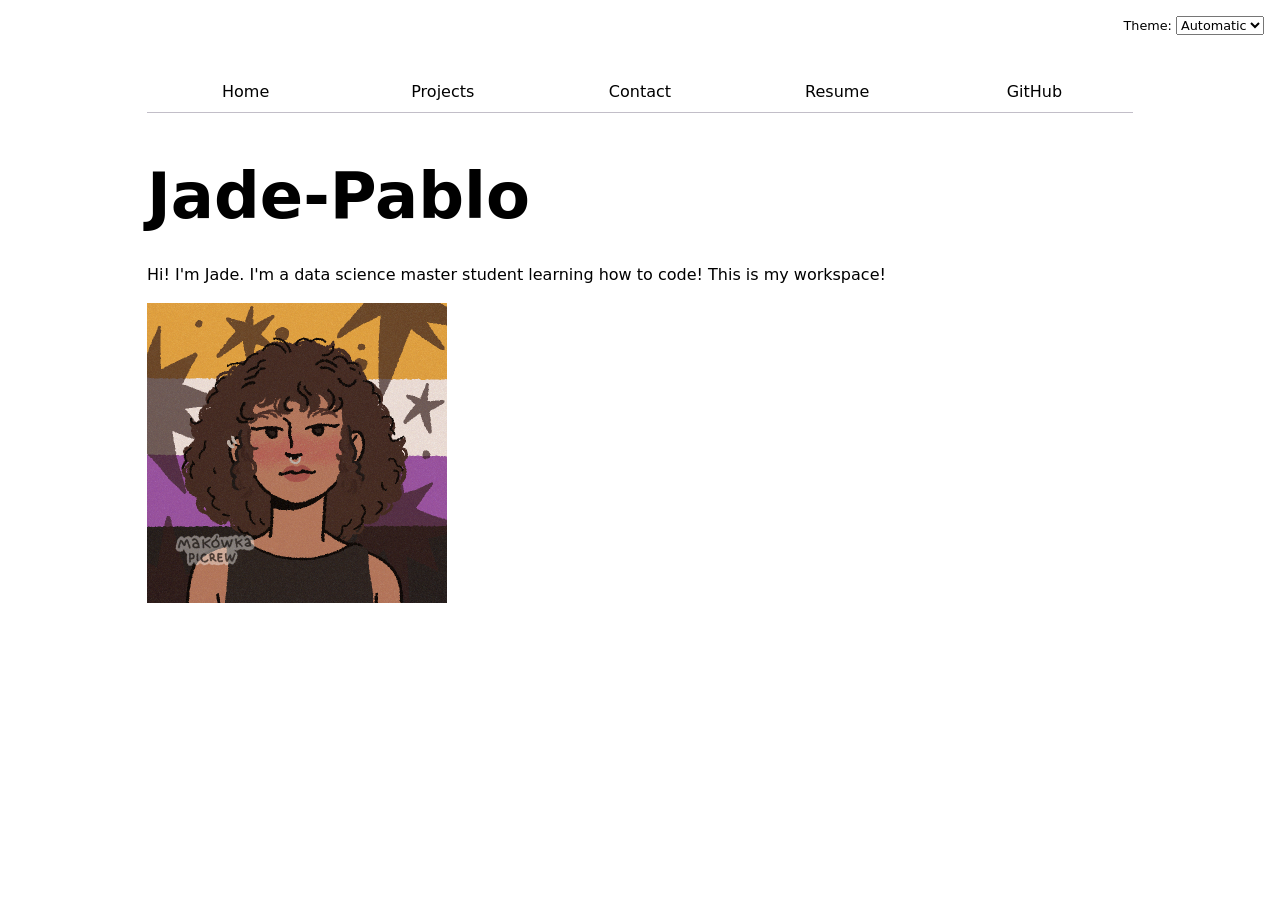
<file: index.html>
<!DOCTYPE html>
<html lang="en">
<head> 
    <meta charset="UTF-8">
    <meta name="viewport" content="width=device-width, initial-scale=1.0">
    <title>Jade-Pablo: Personal site and portfolio.</title>
    <link rel="stylesheet" href="style.css">
    <script type="module" src="global.js"></script>
</head>
<body>
    <h1>Jade-Pablo</h1>
    <p>Hi! I'm Jade. I'm a data science master student learning how to code! This is my workspace! </p>
<img src="images/profile pic new hair.png" alt="Portrait of Jade with a new hairstyle" width="300">
</body>
</html>
</file>
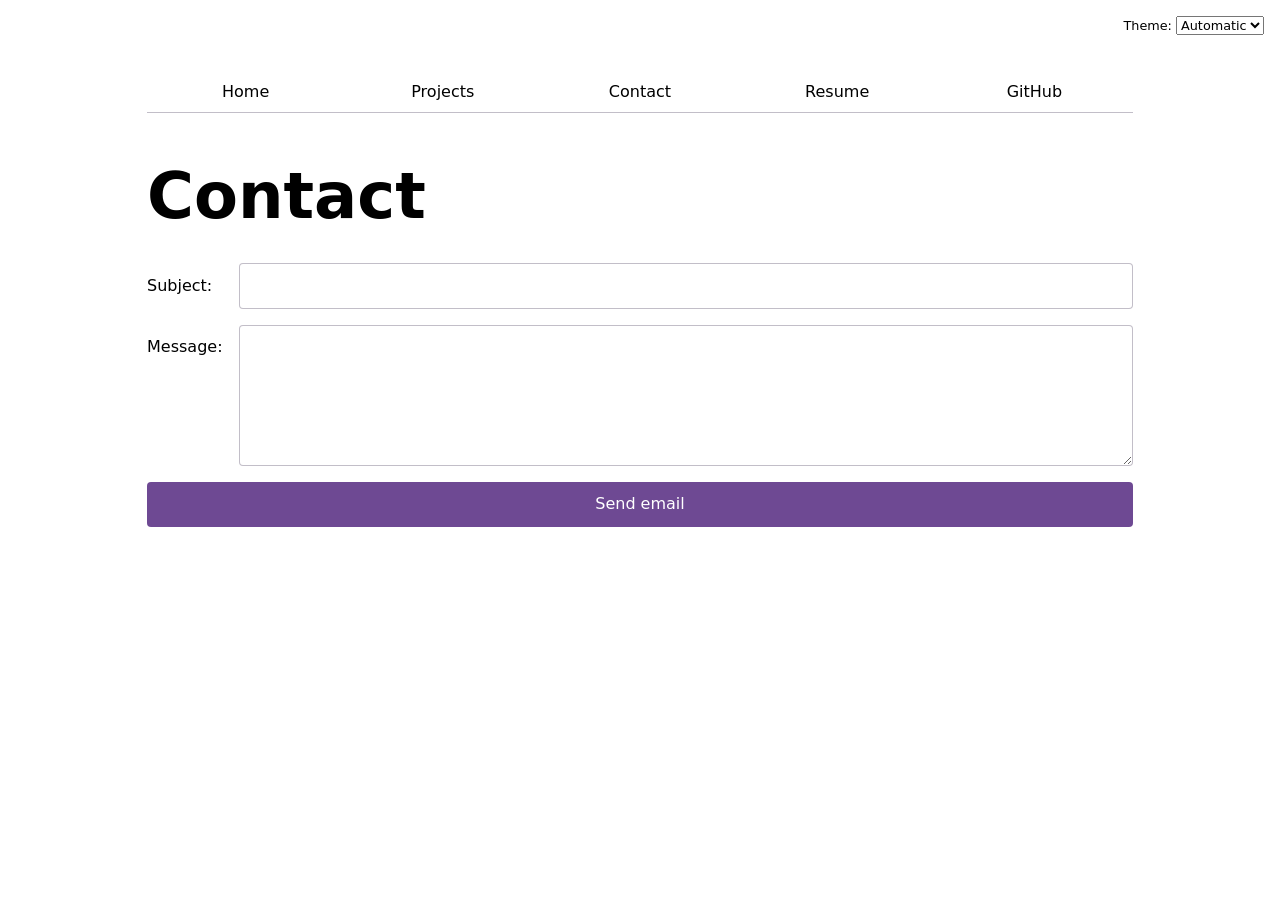
<file: contact/index.html>
<!DOCTYPE html>
<html lang="en">
<head>
    <meta charset="UTF-8">
    <meta name="viewport" content="width=device-width, initial-scale=1.0">
    <title>Contact | Jade-Pablo</title>
    <link rel="stylesheet" href="../style.css">
    <script type="module" src="../global.js"></script>
</head>
<body>
    <h1>Contact</h1>
    <form action="mailto:jar091@ucsd.edu">
            <label>
                Subject:
                <input name="subject" required>
            </label>
            <label>
                Message:
                <textarea name="body" rows="5" required></textarea>
            </label>
        <button>Send email</button>
    </form>
</body>
</html>
</file>
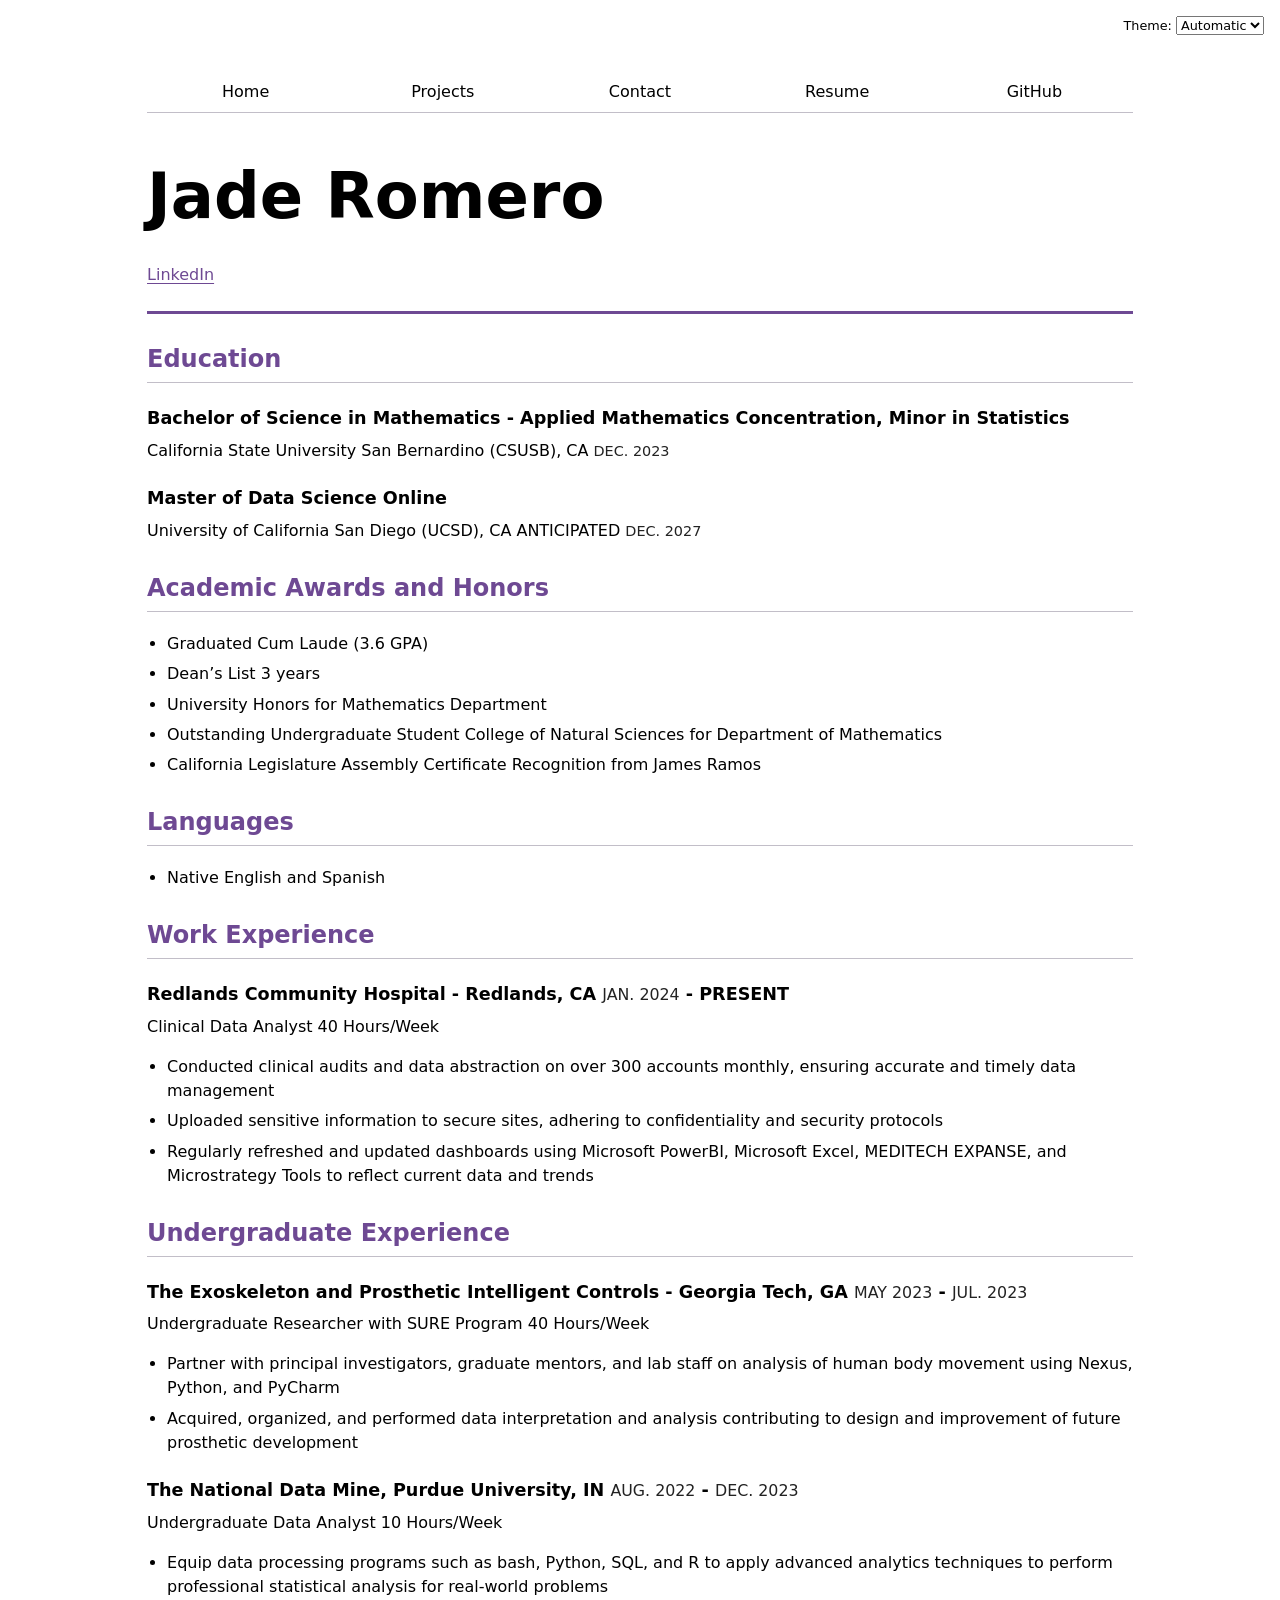
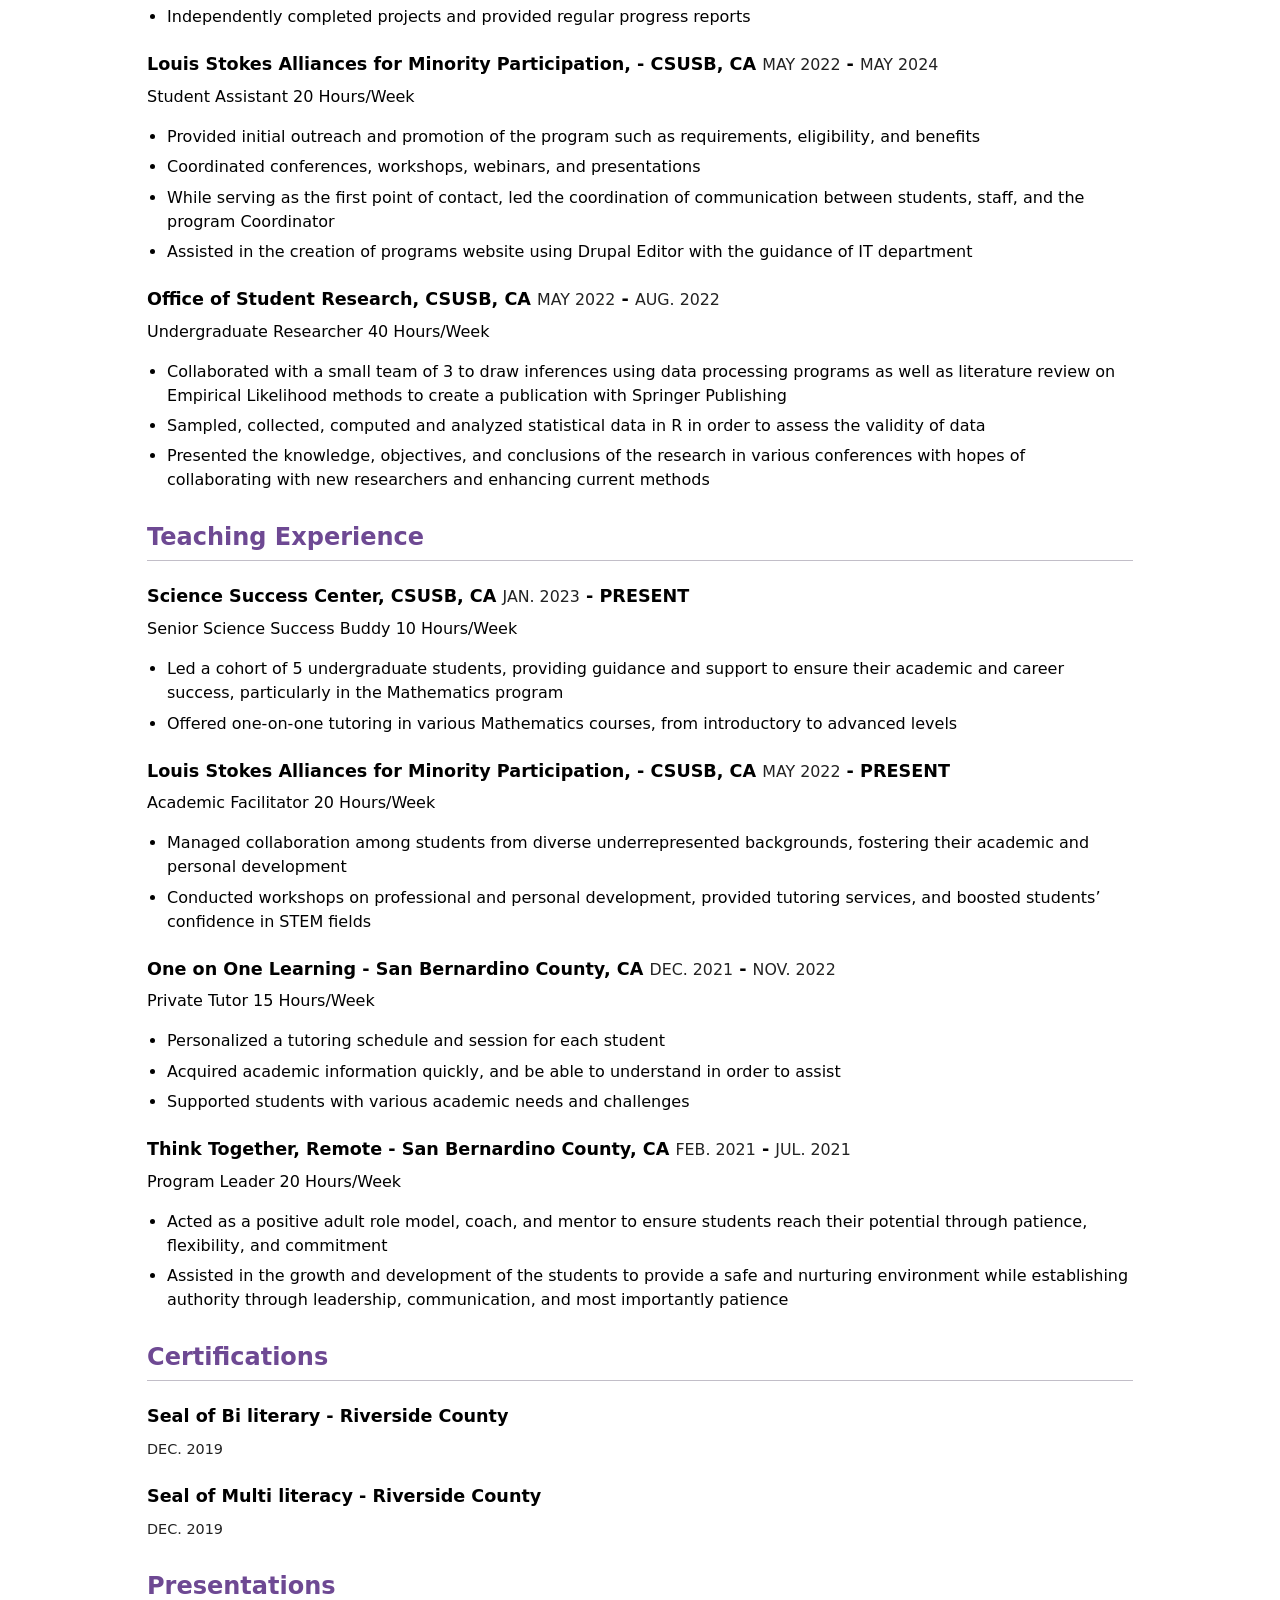
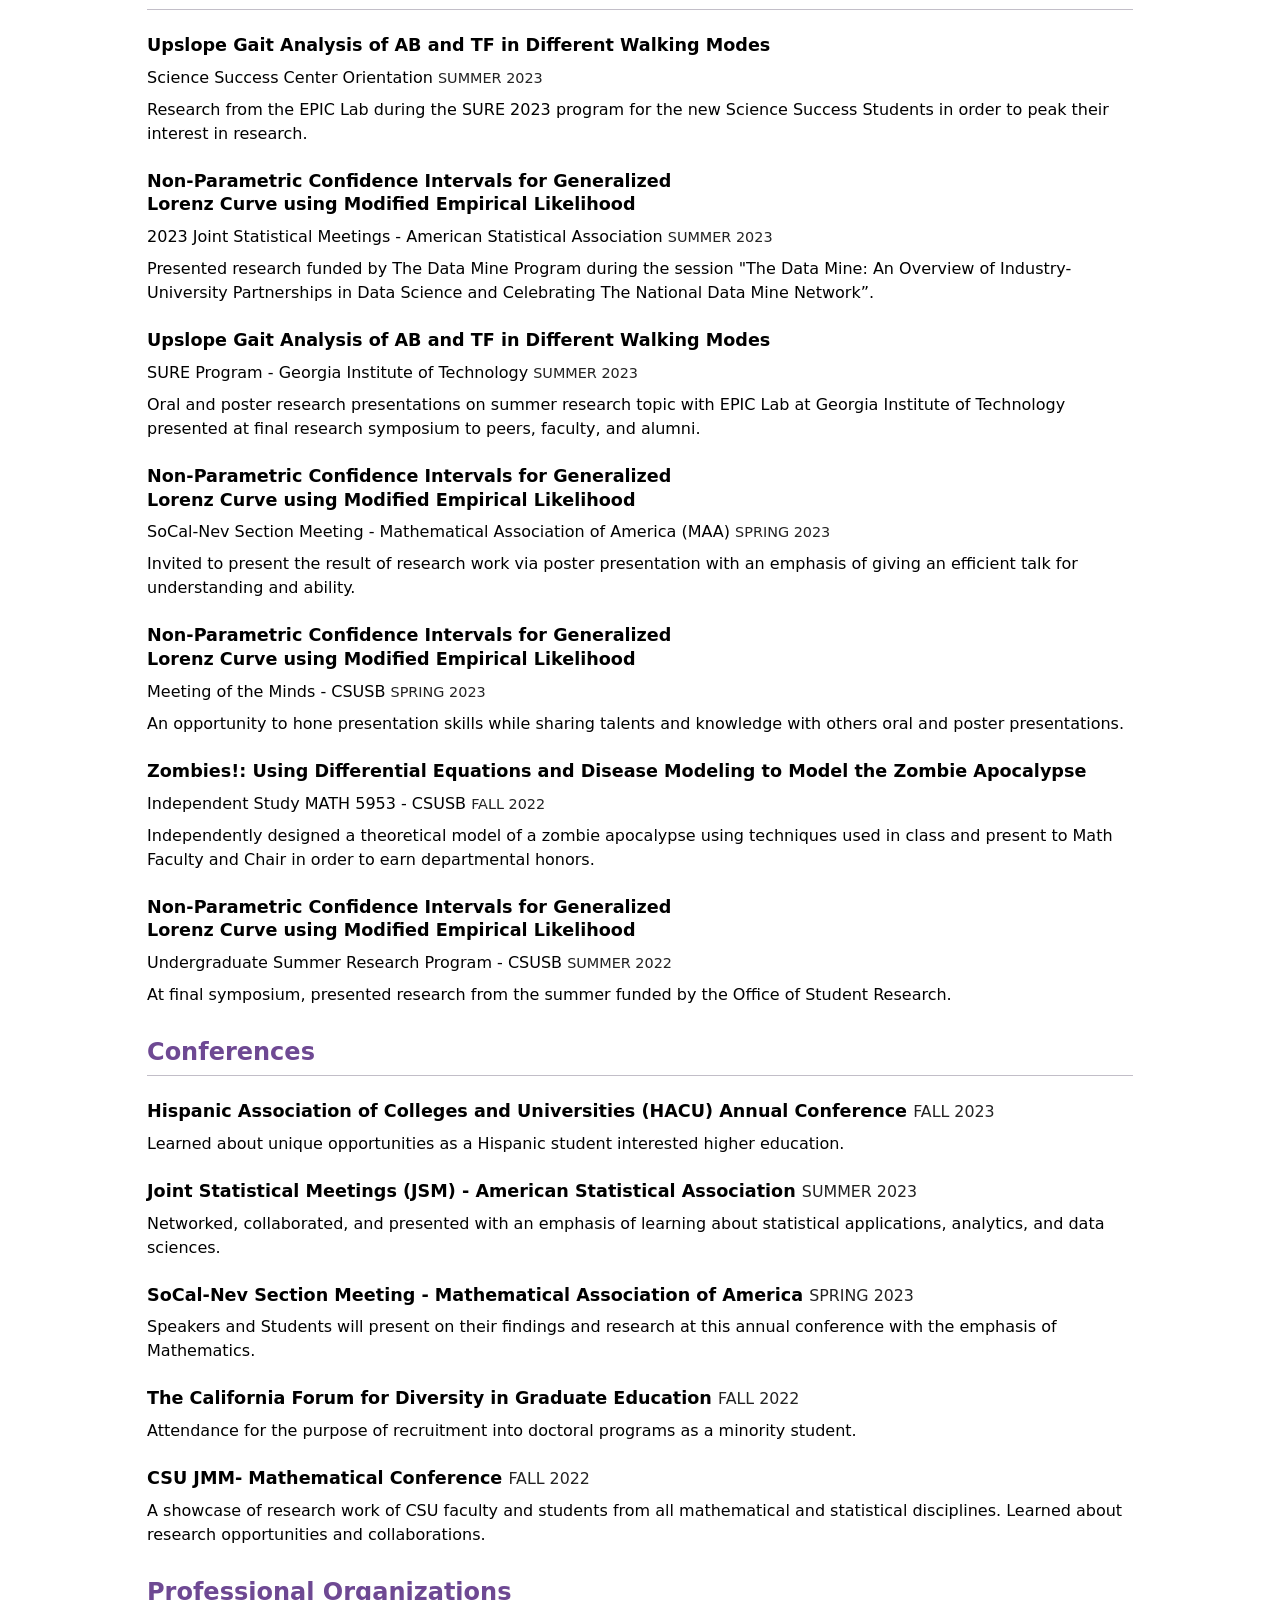
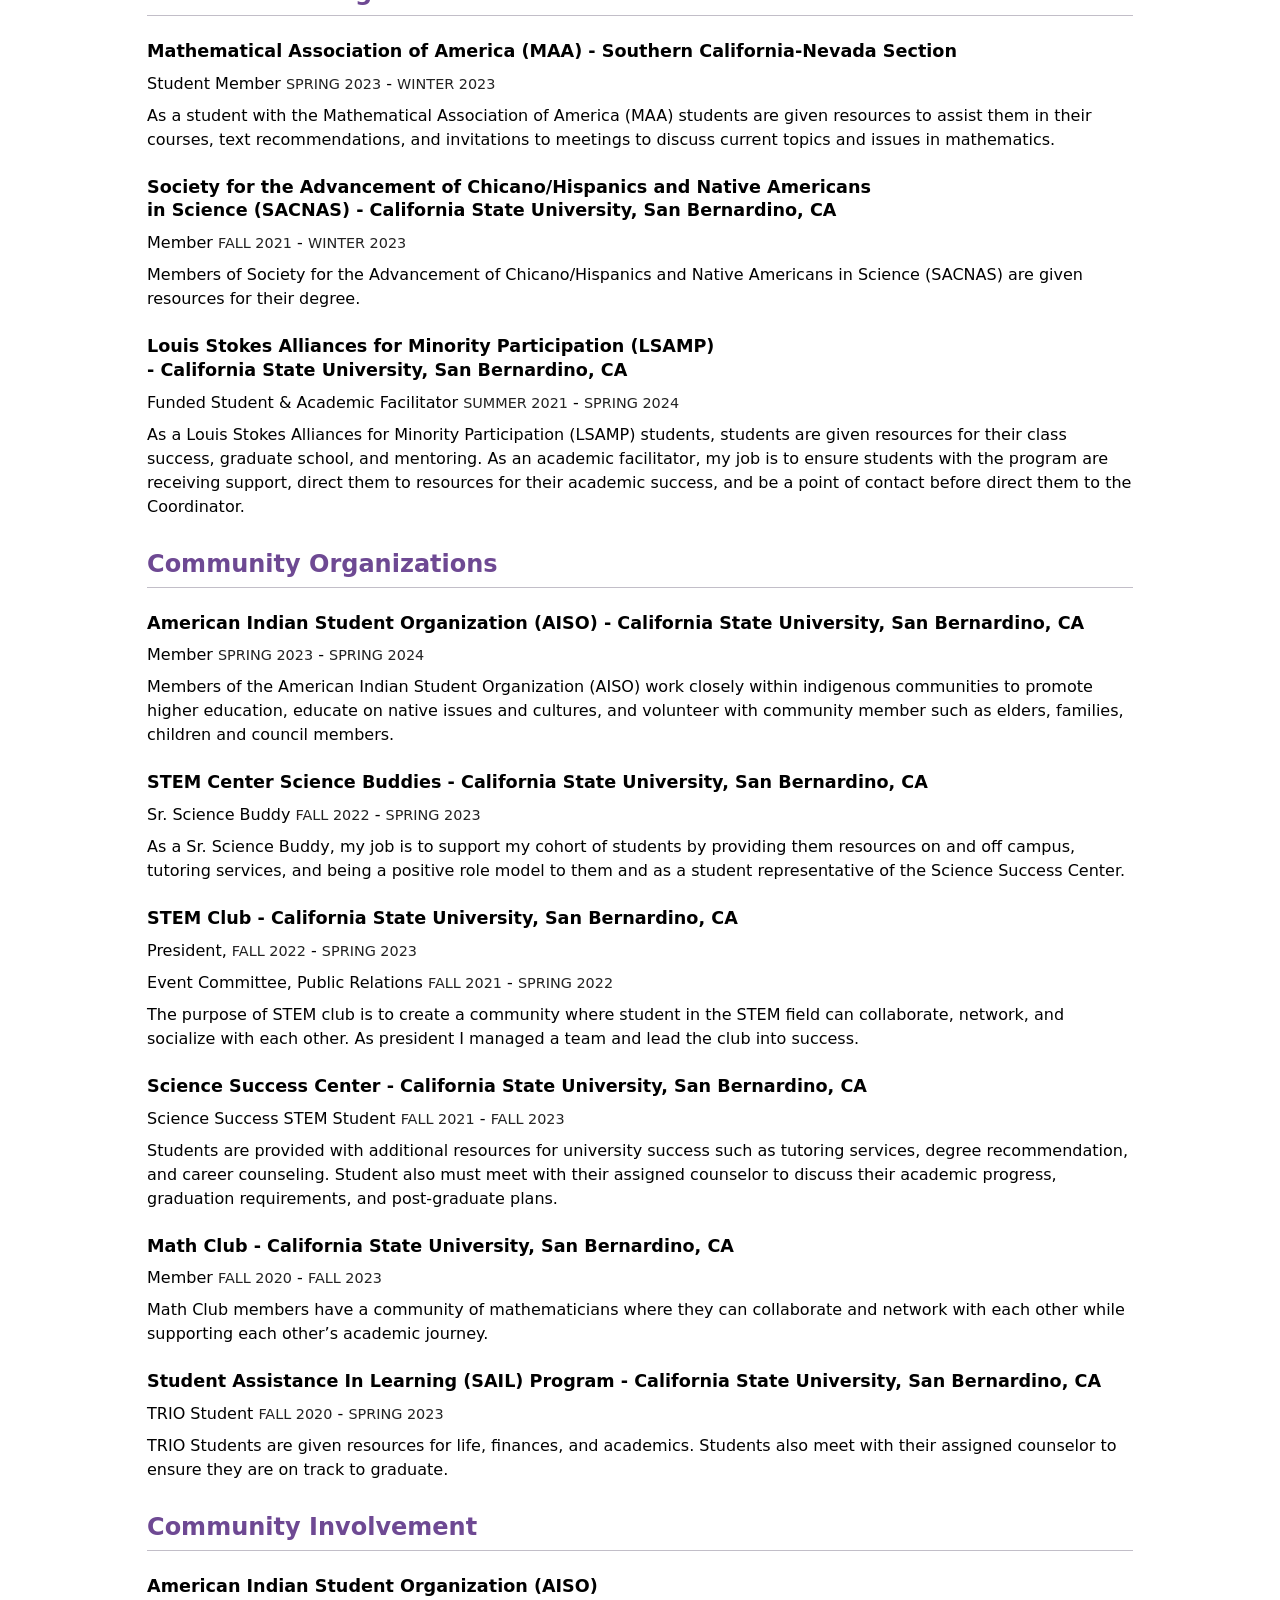
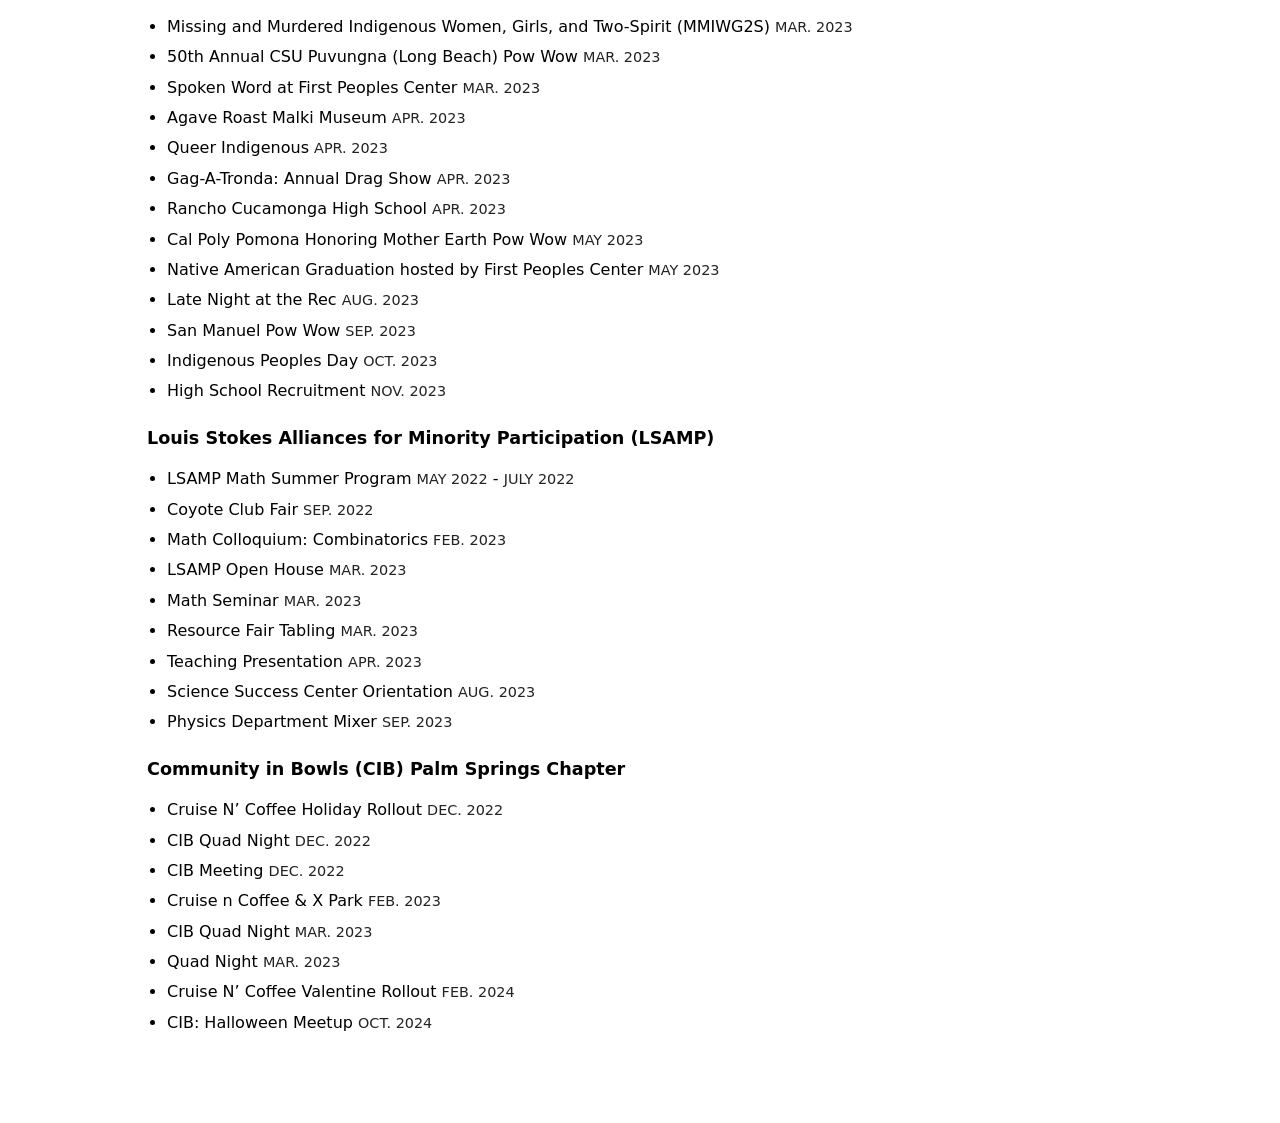
<file: resume/index.html>
<!DOCTYPE html>
<html lang="en">
<head>
    <meta charset="UTF-8">
    <meta name="viewport" content="width=device-width, initial-scale=1.0">
    <title>Resume | Jade Romero</title>
    <link rel="stylesheet" href="../style.css">
    <script type="module" src="../global.js"></script>
</head>
<body>
    <main class="resume">
        <header>
            <h1>Jade Romero</h1>
            <p> <a href="https://www.linkedin.com/in/jade-pablo-romero">LinkedIn</a></p>
        </header>
        <section aria-labelledby="education">
            <h2 id="education">Education</h2>
            <article>
                <h3>Bachelor of Science in Mathematics - Applied Mathematics Concentration, Minor in Statistics</h3>
                <p>California State University San Bernardino (CSUSB), CA <time datetime="2023-12">DEC. 2023</time></p>
            </article>
            <article>
                <h3>Master of Data Science Online</h3>
                <p>University of California San Diego (UCSD), CA ANTICIPATED <time datetime="2027-12">DEC. 2027</time></p>
            </article>
        </section>
        <section aria-labelledby="academic-awards-and-honors">
            <h2 id="academic-awards-and-honors">Academic Awards and Honors</h2>
                <ul>
                    <li>Graduated Cum Laude (3.6 GPA)</li>
                    <li>Dean’s List 3 years</li>
                    <li>University Honors for Mathematics Department</li>
                    <li>Outstanding Undergraduate Student College of Natural Sciences for Department of Mathematics</li>
                    <li>California Legislature Assembly Certificate Recognition from James Ramos</li>
                </ul>
        </section>
        <section aria-labelledby="languages">
            <h2 id="languages">Languages</h2>
                <ul>
                    <li>Native English and Spanish</li>
                </ul>
        </section>
        <section aria-labelledby="work-experience">
            <h2 id="work-experience">Work Experience</h2>
            <article>
                <h3>Redlands Community Hospital - Redlands, CA <time datetime="2024-01">JAN. 2024</time> - PRESENT</h3>
                <p>Clinical Data Analyst 40 Hours/Week</p>
                <ul>
                    <li>Conducted clinical audits and data abstraction on over 300 accounts monthly, ensuring accurate and timely data management</li>
                    <li>Uploaded sensitive information to secure sites, adhering to confidentiality and security protocols</li>
                    <li>Regularly refreshed and updated dashboards using Microsoft PowerBI, Microsoft Excel, MEDITECH EXPANSE, and Microstrategy Tools to reflect current data and trends</li>
                </ul>
            </article>
        </section>
        <section aria-labelledby="undergraduate-experience">
            <h2 id="undergraduate-experience">Undergraduate Experience</h2>
            <article>
                <h3>The Exoskeleton and Prosthetic Intelligent Controls - Georgia Tech, GA <time datetime="2023-05">MAY 2023</time> - <time datetime="2023-07">JUL. 2023</time></h3>
                <p>Undergraduate Researcher with SURE Program 40 Hours/Week</p>
                <ul>
                    <li>Partner with principal investigators, graduate mentors, and lab staff on analysis of human body movement using Nexus, Python, and PyCharm</li>
                    <li>Acquired, organized, and performed data interpretation and analysis contributing to design and improvement of future prosthetic development</li>
                </ul>
            </article>
            <article>
                <h3>The National Data Mine, Purdue University, IN <time datetime="2022-08">AUG. 2022</time> - <time datetime="2023-12">DEC. 2023</time></h3>
                <p>Undergraduate Data Analyst 10 Hours/Week</p>
                <ul>
                    <li>Equip data processing programs such as bash, Python, SQL, and R to apply advanced analytics techniques to perform professional statistical analysis for real-world problems</li>
                    <li>Independently completed projects and provided regular progress reports</li>
                </ul>
            </article>
            <article>
                <h3>Louis Stokes Alliances for Minority Participation, - CSUSB, CA <time datetime="2022-05">MAY 2022</time> - <time datetime="2024-05">MAY 2024</time></h3>
                <p>Student Assistant 20 Hours/Week</p>
                <ul>
                    <li>Provided initial outreach and promotion of the program such as requirements, eligibility, and benefits</li>
                    <li>Coordinated conferences, workshops, webinars, and presentations</li>
                    <li>While serving as the first point of contact, led the coordination of communication between students, staff, and the program Coordinator</li>
                    <li>Assisted in the creation of programs website using Drupal Editor with the guidance of IT department</li>
                </ul>
            </article>
            <article>
                <h3>Office of Student Research, CSUSB, CA <time datetime="2022-05">MAY 2022</time> - <time datetime="2022-08">AUG. 2022</time></h3>
                <p>Undergraduate Researcher 40 Hours/Week</p>
                <ul>
                    <li>Collaborated with a small team of 3 to draw inferences using data processing programs as well as literature review on Empirical Likelihood methods to create a publication with Springer Publishing</li>
                    <li>Sampled, collected, computed and analyzed statistical data in R in order to assess the validity of data</li>
                    <li>Presented the knowledge, objectives, and conclusions of the research in various conferences with hopes of collaborating with new researchers and enhancing current methods</li>
                </ul>
            </article>
        </section>
        <section aria-labelledby="teaching-experience">
            <h2 id="teaching-experience">Teaching Experience</h2>
            <article>
                <h3>Science Success Center, CSUSB, CA <time datetime="2023-01">JAN. 2023</time> - PRESENT</h3>
                <p>Senior Science Success Buddy 10 Hours/Week</p>
                <ul>
                    <li>Led a cohort of 5 undergraduate students, providing guidance and support to ensure their academic and career success, particularly in the Mathematics program</li>
                    <li>Offered one-on-one tutoring in various Mathematics courses, from introductory to advanced levels</li>
                </ul>
            </article>
            <article>
                <h3>Louis Stokes Alliances for Minority Participation, - CSUSB, CA <time datetime="2022-05">MAY 2022</time> - PRESENT</h3>
                <p>Academic Facilitator 20 Hours/Week</p>
                <ul>
                    <li>Managed collaboration among students from diverse underrepresented backgrounds, fostering their academic and personal development</li>
                    <li>Conducted workshops on professional and personal development, provided tutoring services, and boosted students’ confidence in STEM fields</li>
                </ul>
            </article>
            <article>
                <h3>One on One Learning - San Bernardino County, CA <time datetime="2021-12">DEC. 2021</time> - <time datetime="2022-11">NOV. 2022</time></h3>
                <p>Private Tutor 15 Hours/Week</p>
                <ul>
                    <li>Personalized a tutoring schedule and session for each student</li>
                    <li>Acquired academic information quickly, and be able to understand in order to assist</li>
                    <li>Supported students with various academic needs and challenges</li>
                </ul>
            </article>
            <article>
                <h3>Think Together, Remote - San Bernardino County, CA <time datetime="2021-02">FEB. 2021</time> - <time datetime="2021-07">JUL. 2021</time></h3>
                <p>Program Leader 20 Hours/Week</p>
                <ul>
                    <li>Acted as a positive adult role model, coach, and mentor to ensure students reach their potential through patience, flexibility, and commitment</li>
                    <li>Assisted in the growth and development of the students to provide a safe and nurturing environment while establishing authority through leadership, communication, and most importantly patience</li>
                </ul>
            </article>
        </section>
        <section aria-labelledby="certifications">
            <h2 id="certifications">Certifications</h2>
            <article>
                <h3>Seal of Bi literary - Riverside County</h3>
                <p><time datetime="2019-12">DEC. 2019</time></p>
            </article>
            <article>
                <h3>Seal of Multi literacy - Riverside County</h3>
                <p><time datetime="2019-12">DEC. 2019</time></p>
            </article>
        </section>
        <section aria-labelledby="presentations">
            <h2 id="presentations">Presentations</h2>
            <article>
                <h3>Upslope Gait Analysis of AB and TF in Different Walking Modes</h3>
                <p>Science Success Center Orientation <time datetime="2023">SUMMER 2023</time></p>
                <p>Research from the EPIC Lab during the SURE 2023 program for the new Science Success Students in order to peak their interest in research.</p>
            </article>
            <article>
                <h3>Non-Parametric Confidence Intervals for Generalized Lorenz Curve using Modified Empirical Likelihood</h3>
                <p>2023 Joint Statistical Meetings - American Statistical Association <time datetime="2023">SUMMER 2023</time></p>
                <p>Presented research funded by The Data Mine Program during the session &quot;The Data Mine: An Overview of Industry-University Partnerships in Data Science and Celebrating The National Data Mine Network”.</p>
            </article>
            <article>
                <h3>Upslope Gait Analysis of AB and TF in Different Walking Modes</h3>
                <p>SURE Program - Georgia Institute of Technology <time datetime="2023">SUMMER 2023</time></p>
                <p>Oral and poster research presentations on summer research topic with EPIC Lab at Georgia Institute of Technology presented at final research symposium to peers, faculty, and alumni.</p>
            </article>
            <article>
                <h3>Non-Parametric Confidence Intervals for Generalized Lorenz Curve using Modified Empirical Likelihood</h3>
                <p>SoCal-Nev Section Meeting - Mathematical Association of America (MAA) <time datetime="2023">SPRING 2023</time></p>
                <p>Invited to present the result of research work via poster presentation with an emphasis of giving an efficient talk for understanding and ability.</p>
            </article>
            <article>
                <h3>Non-Parametric Confidence Intervals for Generalized Lorenz Curve using Modified Empirical Likelihood</h3>
                <p>Meeting of the Minds - CSUSB <time datetime="2023">SPRING 2023</time></p>
                <p>An opportunity to hone presentation skills while sharing talents and knowledge with others oral and poster presentations.</p>
            </article>
            <article>
                <h3>Zombies!: Using Differential Equations and Disease Modeling to Model the Zombie Apocalypse</h3>
                <p>Independent Study MATH 5953 - CSUSB <time datetime="2022">FALL 2022</time></p>
                <p>Independently designed a theoretical model of a zombie apocalypse using techniques used in class and present to Math Faculty and Chair in order to earn departmental honors.</p>
            </article>
            <article>
                <h3>Non-Parametric Confidence Intervals for Generalized Lorenz Curve using Modified Empirical Likelihood</h3>
                <p>Undergraduate Summer Research Program - CSUSB <time datetime="2022">SUMMER 2022</time></p>
                <p>At final symposium, presented research from the summer funded by the Office of Student Research.</p>
            </article>
        </section>
        <section aria-labelledby="conferences">
            <h2 id="conferences">Conferences</h2>
            <article>
                <h3>Hispanic Association of Colleges and Universities (HACU) Annual Conference <time datetime="2023">FALL 2023</time></h3>
                <p>Learned about unique opportunities as a Hispanic student interested higher education.</p>
            </article>
            <article>
                <h3>Joint Statistical Meetings (JSM) - American Statistical Association <time datetime="2023">SUMMER 2023</time></h3>
                <p>Networked, collaborated, and presented with an emphasis of learning about statistical applications, analytics, and data sciences.</p>
            </article>
            <article>
                <h3>SoCal-Nev Section Meeting - Mathematical Association of America <time datetime="2023">SPRING 2023</time></h3>
                <p>Speakers and Students will present on their findings and research at this annual conference with the emphasis of Mathematics.</p>
            </article>
            <article>
                <h3>The California Forum for Diversity in Graduate Education <time datetime="2022">FALL 2022</time></h3>
                <p>Attendance for the purpose of recruitment into doctoral programs as a minority student.</p>
            </article>
            <article>
                <h3>CSU JMM- Mathematical Conference <time datetime="2022">FALL 2022</time></h3>
                <p>A showcase of research work of CSU faculty and students from all mathematical and statistical disciplines. Learned about research opportunities and collaborations.</p>
            </article>
        </section>
        <section aria-labelledby="professional-organizations">
            <h2 id="professional-organizations">Professional Organizations</h2>
            <article>
                <h3>Mathematical Association of America (MAA) - Southern California-Nevada Section</h3>
                <p>Student Member <time datetime="2023">SPRING 2023</time> - <time datetime="2023">WINTER 2023</time></p>
                <p>As a student with the Mathematical Association of America (MAA) students are given resources to assist them in their courses, text recommendations, and invitations to meetings to discuss current topics and issues in mathematics.</p>
            </article>
            <article>
                <h3>Society for the Advancement of Chicano/Hispanics and Native Americans in Science (SACNAS) - California State University, San Bernardino, CA</h3>
                <p>Member <time datetime="2021">FALL 2021</time> - <time datetime="2023">WINTER 2023</time></p>
                <p>Members of Society for the Advancement of Chicano/Hispanics and Native Americans in Science (SACNAS) are given resources for their degree.</p>
            </article>
            <article>
                <h3>Louis Stokes Alliances for Minority Participation (LSAMP) - California State University, San Bernardino, CA</h3>
                <p>Funded Student &amp; Academic Facilitator <time datetime="2021">SUMMER 2021</time> - <time datetime="2024">SPRING 2024</time></p>
                <p>As a Louis Stokes Alliances for Minority Participation (LSAMP) students, students are given resources for their class success, graduate school, and mentoring. As an academic facilitator, my job is to ensure students with the program are receiving support, direct them to resources for their academic success, and be a point of contact before direct them to the Coordinator.</p>
            </article>
        </section>
        <section aria-labelledby="community-organizations">
            <h2 id="community-organizations">Community Organizations</h2>
            <article>
                <h3>American Indian Student Organization (AISO) - California State University, San Bernardino, CA</h3>
                <p>Member <time datetime="2023">SPRING 2023</time> - <time datetime="2024">SPRING 2024</time></p>
                <p>Members of the American Indian Student Organization (AISO) work closely within indigenous communities to promote higher education, educate on native issues and cultures, and volunteer with community member such as elders, families, children and council members.</p>
            </article>
            <article>
                <h3>STEM Center Science Buddies - California State University, San Bernardino, CA</h3>
                <p>Sr. Science Buddy <time datetime="2022">FALL 2022</time> - <time datetime="2023">SPRING 2023</time></p>
                <p>As a Sr. Science Buddy, my job is to support my cohort of students by providing them resources on and off campus, tutoring services, and being a positive role model to them and as a student representative of the Science Success Center.</p>
            </article>
            <article>
                <h3>STEM Club - California State University, San Bernardino, CA</h3>
                <p>President, <time datetime="2022">FALL 2022</time> - <time datetime="2023">SPRING 2023</time></p>
                <p>Event Committee, Public Relations <time datetime="2021">FALL 2021</time> - <time datetime="2022">SPRING 2022</time></p>
                <p>The purpose of STEM club is to create a community where student in the STEM field can collaborate, network, and socialize with each other. As president I managed a team and lead the club into success.</p>
            </article>
            <article>
                <h3>Science Success Center - California State University, San Bernardino, CA</h3>
                <p>Science Success STEM Student <time datetime="2021">FALL 2021</time> - <time datetime="2023">FALL 2023</time></p>
                <p>Students are provided with additional resources for university success such as tutoring services, degree recommendation, and career counseling. Student also must meet with their assigned counselor to discuss their academic progress, graduation requirements, and post-graduate plans.</p>
            </article>
            <article>
                <h3>Math Club - California State University, San Bernardino, CA</h3>
                <p>Member <time datetime="2020">FALL 2020</time> - <time datetime="2023">FALL 2023</time></p>
                <p>Math Club members have a community of mathematicians where they can collaborate and network with each other while supporting each other’s academic journey.</p>
            </article>
            <article>
                <h3>Student Assistance In Learning (SAIL) Program - California State University, San Bernardino, CA</h3>
                <p>TRIO Student <time datetime="2020">FALL 2020</time> - <time datetime="2023">SPRING 2023</time></p>
                <p>TRIO Students are given resources for life, finances, and academics. Students also meet with their assigned counselor to ensure they are on track to graduate.</p>
            </article>
        </section>
        <section aria-labelledby="community-involvement">
            <h2 id="community-involvement">Community Involvement</h2>
            <article>
                <h3>American Indian Student Organization (AISO)</h3>
                <ul>
                    <li>Missing and Murdered Indigenous Women, Girls, and Two-Spirit (MMIWG2S) <time datetime="2023-03">MAR. 2023</time></li>
                    <li>50th Annual CSU Puvungna (Long Beach) Pow Wow <time datetime="2023-03">MAR. 2023</time></li>
                    <li>Spoken Word at First Peoples Center <time datetime="2023-03">MAR. 2023</time></li>
                    <li>Agave Roast Malki Museum <time datetime="2023-04">APR. 2023</time></li>
                    <li>Queer Indigenous <time datetime="2023-04">APR. 2023</time></li>
                    <li>Gag-A-Tronda: Annual Drag Show <time datetime="2023-04">APR. 2023</time></li>
                    <li>Rancho Cucamonga High School <time datetime="2023-04">APR. 2023</time></li>
                    <li>Cal Poly Pomona Honoring Mother Earth Pow Wow <time datetime="2023-05">MAY 2023</time></li>
                    <li>Native American Graduation hosted by First Peoples Center <time datetime="2023-05">MAY 2023</time></li>
                    <li>Late Night at the Rec <time datetime="2023-08">AUG. 2023</time></li>
                    <li>San Manuel Pow Wow <time datetime="2023-09">SEP. 2023</time></li>
                    <li>Indigenous Peoples Day <time datetime="2023-10">OCT. 2023</time></li>
                    <li>High School Recruitment <time datetime="2023-11">NOV. 2023</time></li>
                </ul>
            </article>
            <article>
                <h3>Louis Stokes Alliances for Minority Participation (LSAMP)</h3>
                <ul>
                    <li>LSAMP Math Summer Program <time datetime="2022-05">MAY 2022</time> - <time datetime="2022-07">JULY 2022</time></li>
                    <li>Coyote Club Fair <time datetime="2022-09">SEP. 2022</time></li>
                    <li>Math Colloquium: Combinatorics <time datetime="2023-02">FEB. 2023</time></li>
                    <li>LSAMP Open House <time datetime="2023-03">MAR. 2023</time></li>
                    <li>Math Seminar <time datetime="2023-03">MAR. 2023</time></li>
                    <li>Resource Fair Tabling <time datetime="2023-03">MAR. 2023</time></li>
                    <li>Teaching Presentation <time datetime="2023-04">APR. 2023</time></li>
                    <li>Science Success Center Orientation <time datetime="2023-08">AUG. 2023</time></li>
                    <li>Physics Department Mixer <time datetime="2023-09">SEP. 2023</time></li>
                </ul>
            </article>
            <article>
                <h3>Community in Bowls (CIB) Palm Springs Chapter</h3>
                <ul>
                    <li>Cruise N’ Coffee Holiday Rollout <time datetime="2022-12">DEC. 2022</time></li>
                    <li>CIB Quad Night <time datetime="2022-12">DEC. 2022</time></li>
                    <li>CIB Meeting <time datetime="2022-12">DEC. 2022</time></li>
                    <li>Cruise n Coffee &amp; X Park <time datetime="2023-02">FEB. 2023</time></li>
                    <li>CIB Quad Night <time datetime="2023-03">MAR. 2023</time></li>
                    <li>Quad Night <time datetime="2023-03">MAR. 2023</time></li>
                    <li>Cruise N’ Coffee Valentine Rollout <time datetime="2024-02">FEB. 2024</time></li>
                    <li>CIB: Halloween Meetup <time datetime="2024-10">OCT. 2024</time></li>
                </ul>
            </article>
        </section>
    </main>
</body>
</html>
</file>
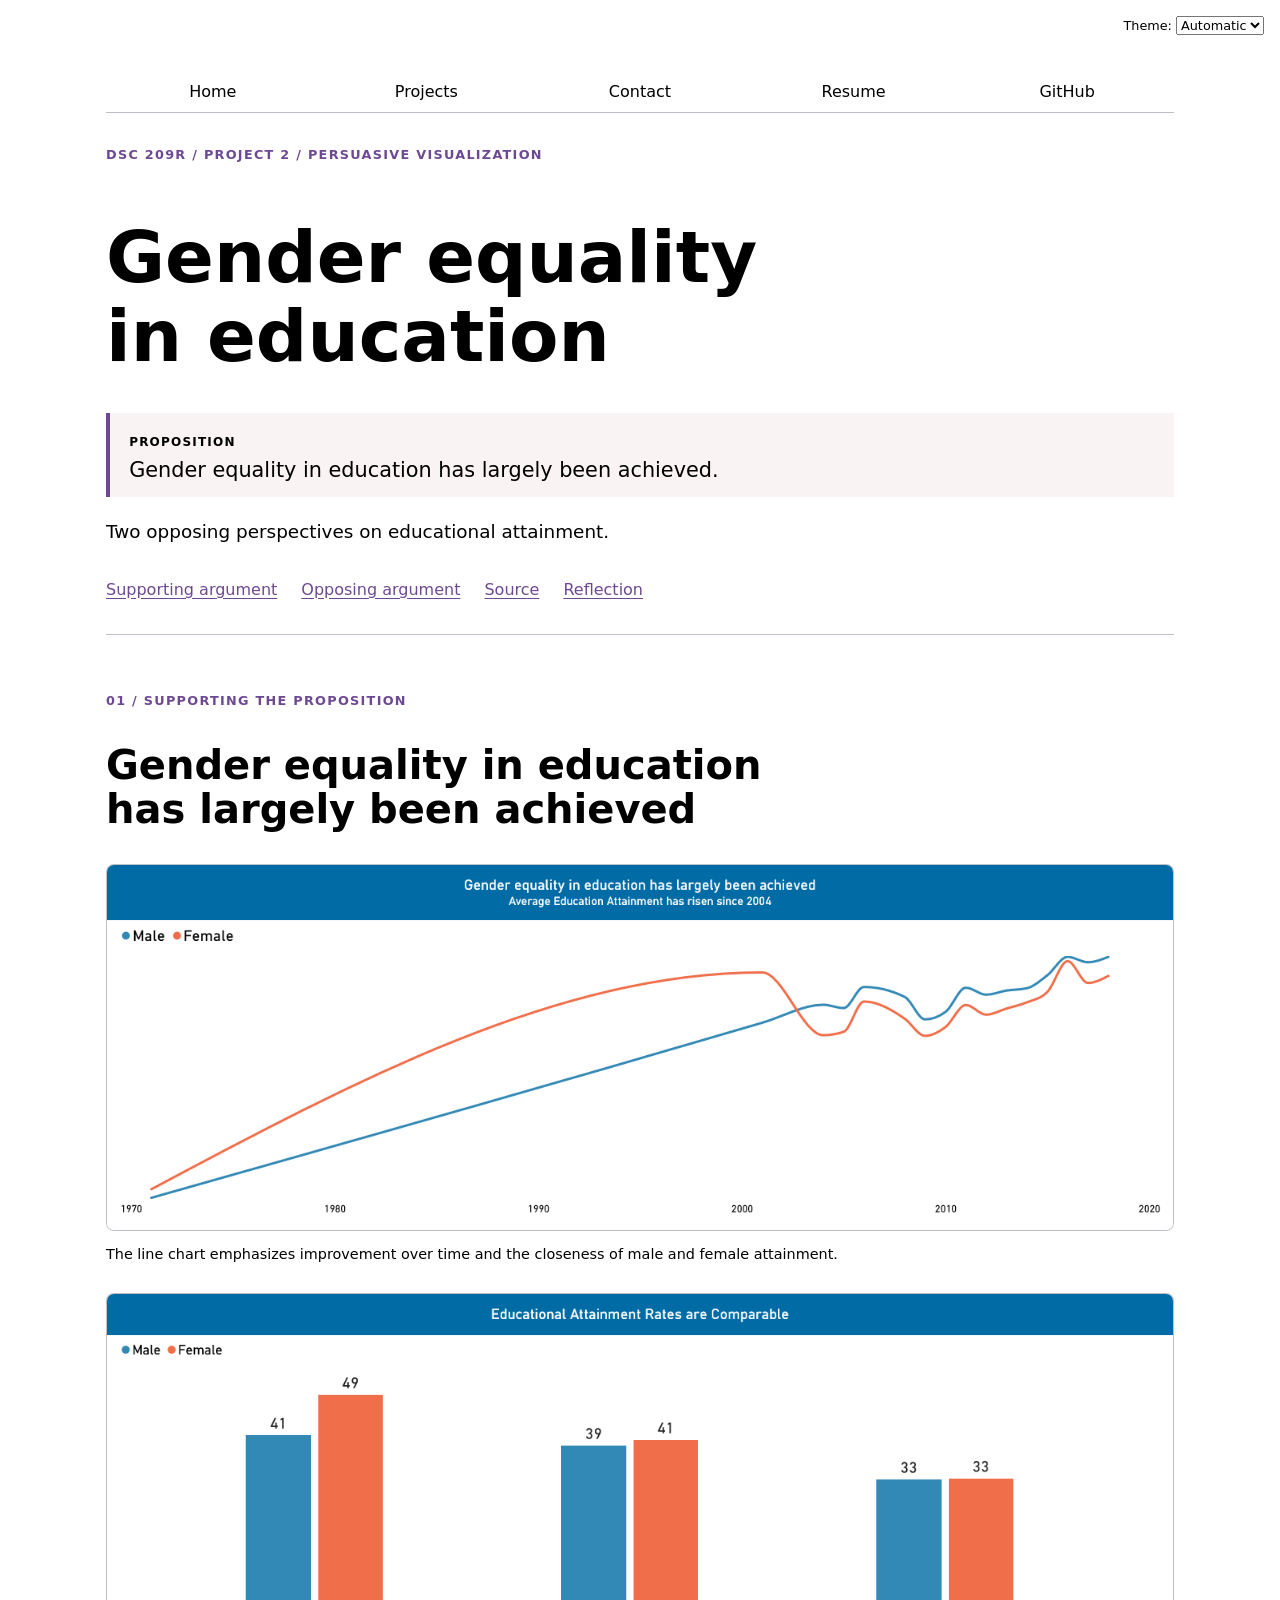
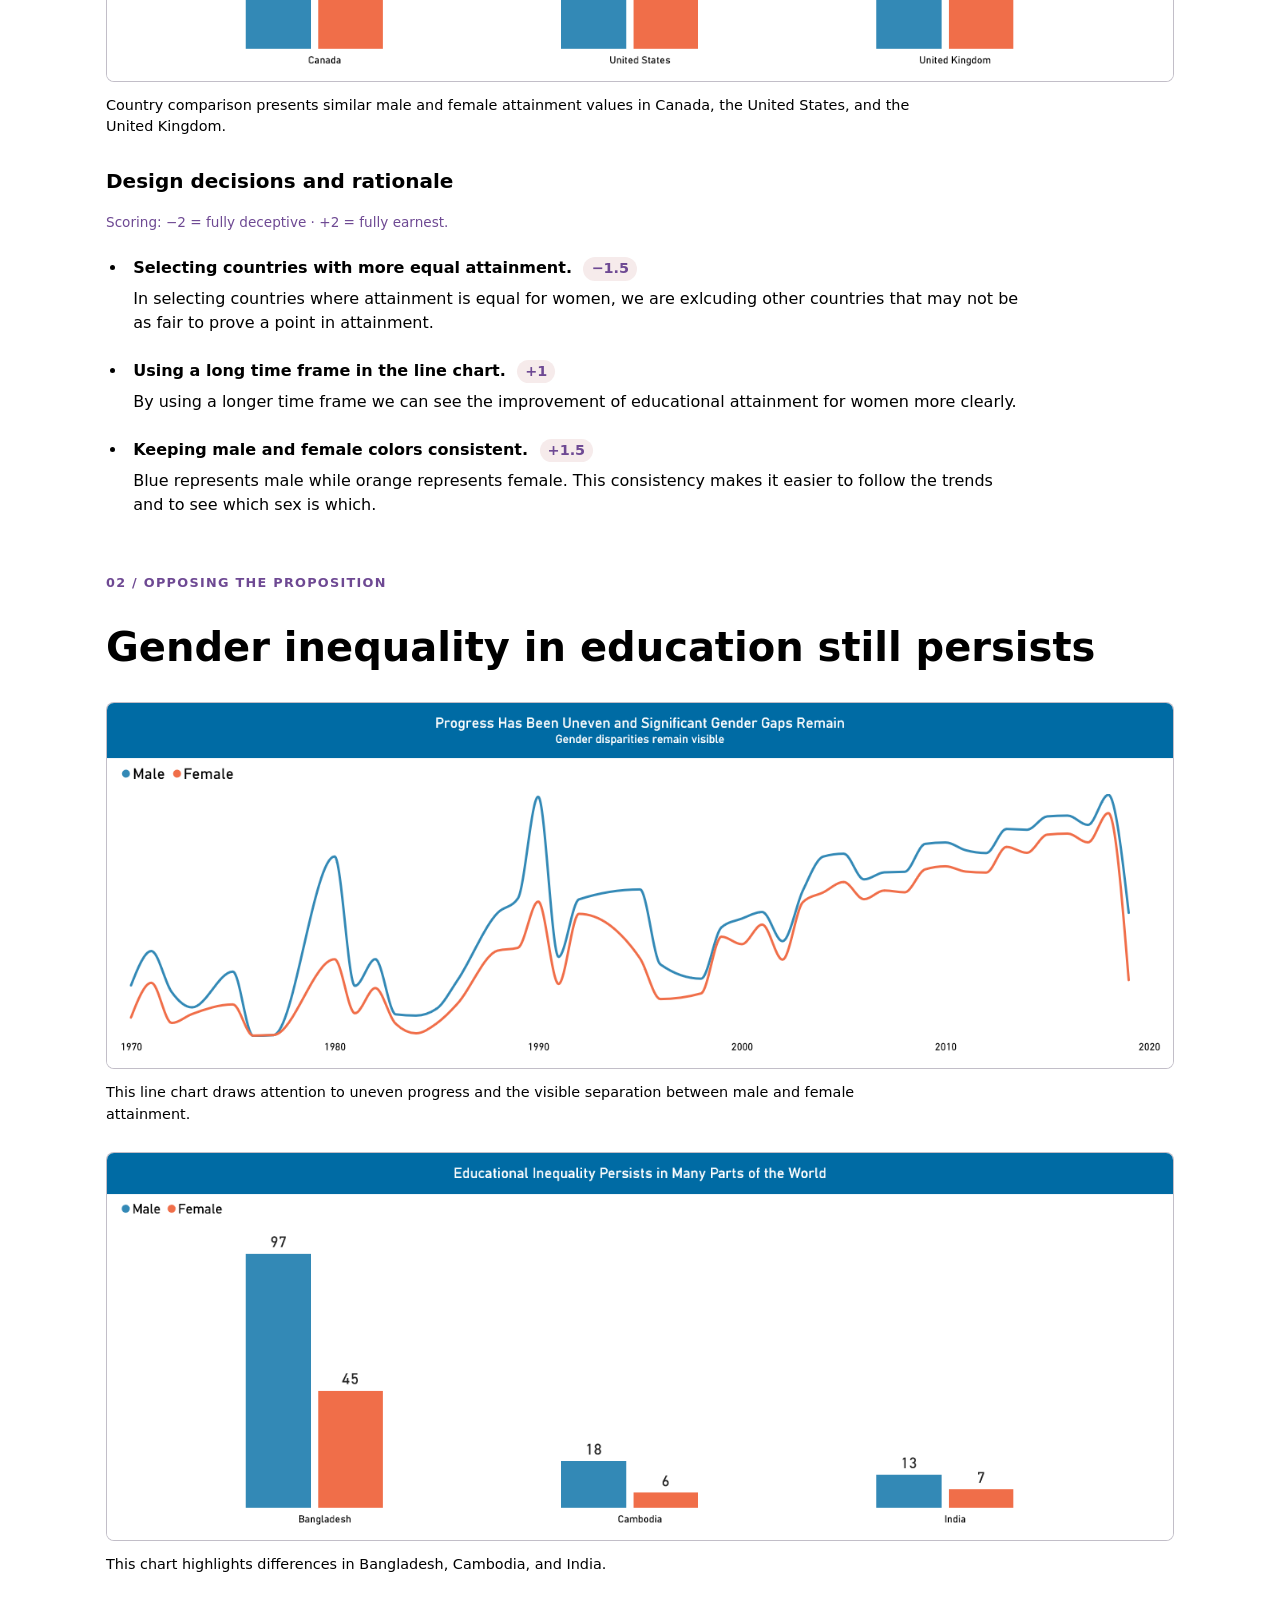
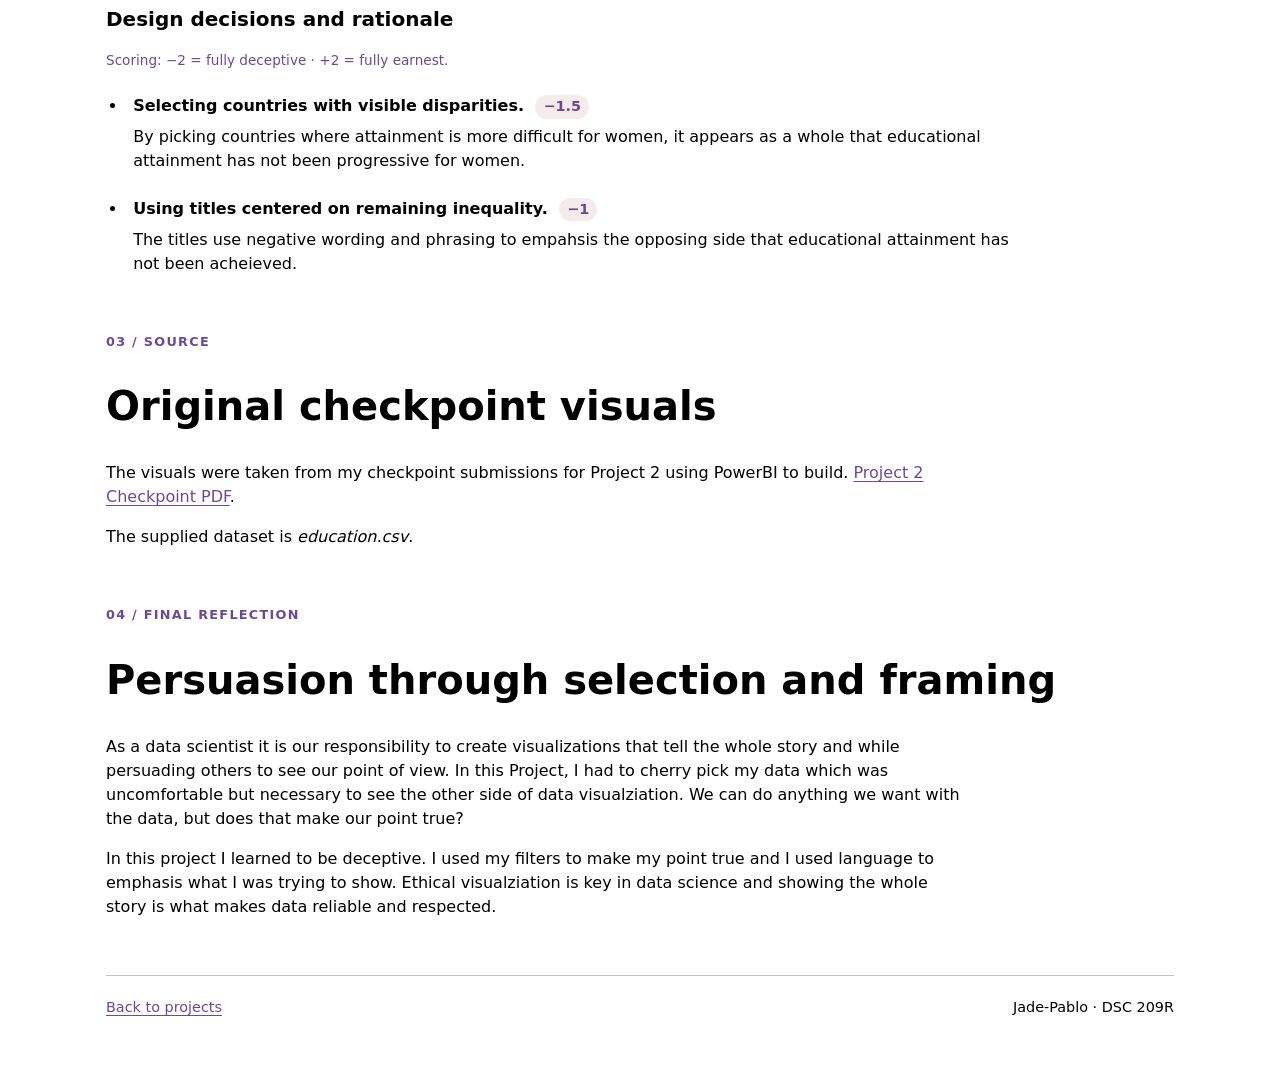
<file: projects/project-2/index.html>
﻿<!DOCTYPE html>
<html lang="en">
<head>
  <meta charset="UTF-8">
  <meta name="viewport" content="width=device-width, initial-scale=1.0">
  <meta name="description" content="Original Project 2 checkpoint visualizations with design rationales and a reflection.">
  <title>Project 2: Gender equality in education | Jade-Pablo</title>
  <link rel="stylesheet" href="../../style.css">
  <link rel="stylesheet" href="report.css">
  <script type="module" src="../../global.js"></script>
</head>
<body>
<main id="main">
  <header class="report-header">
    <p class="eyebrow">DSC 209R / Project 2 / Persuasive visualization</p>
    <h1>Gender equality in education</h1>
    <p class="proposition"><strong>Proposition</strong><br>Gender equality in education has largely been achieved.</p>
    <p class="intro">Two opposing perspectives on educational attainment.</p>
    <div class="contents" aria-label="Report sections"><a href="#support">Supporting argument</a><a href="#oppose">Opposing argument</a><a href="#method">Source</a><a href="#reflection">Reflection</a></div>
  </header>

  <section id="support" aria-labelledby="support-title">
    <p class="eyebrow">01 / Supporting the proposition</p>
    <h2 id="support-title">Gender equality in education has largely been achieved</h2>
    <figure>
      <a href="support-line.png"><img src="support-line.png" width="1335" height="457" alt="Original checkpoint line chart titled Gender equality in education has largely been achieved. Male and female educational attainment is shown over time, with a subtitle emphasizing improvement since 2004. No vertical scale is labeled."></a>
      <figcaption>The line chart emphasizes improvement over time and the closeness of male and female attainment.</figcaption>
    </figure>
    <figure>
      <a href="support-bar.png"><img src="support-bar.png" width="1322" height="480" alt="Original checkpoint bar chart titled Educational Attainment Rates are Comparable. Male and female values respectively: Canada 41 and 49, United States 39 and 41, United Kingdom 33 and 33."></a>
      <figcaption> Country comparison presents similar male and female attainment values in Canada, the United States, and the United Kingdom.</figcaption>
    </figure>
    <h3>Design decisions and rationale</h3>
    <p class="scale">Scoring: −2 = fully deceptive · +2 = fully earnest.</p>
    <ul class="decisions">
      <li><strong>Selecting countries with more equal attainment.</strong> <span class="score">−1.5</span><p>In selecting countries where attainment is equal for women, we are exlcuding other countries that may not be as fair to prove a point in attainment.</p></li>
      <li><strong>Using a long time frame in the line chart.</strong> <span class="score">+1</span><p>By using a longer time frame we can see the improvement of educational attainment for women more clearly.</p></li>
      <li><strong>Keeping male and female colors consistent.</strong> <span class="score">+1.5</span><p>Blue represents male while orange represents female. This consistency makes it easier to follow the trends and to see which sex is which.</p></li>
    </ul>
  </section>

  <section id="oppose" aria-labelledby="oppose-title">
    <p class="eyebrow">02 / Opposing the proposition</p>
    <h2 id="oppose-title">Gender inequality in education still persists</h2>
    <figure>
      <a href="oppose-line.png"><img src="oppose-line.png" width="1335" height="457" alt="Original checkpoint line chart titled Progress Has Been Uneven and Significant Gender Gaps Remain. The male line remains above the female line through much of the display. Neither axis has a labeled scale."></a>
      <figcaption>This line chart draws attention to uneven progress and the visible separation between male and female attainment.</figcaption>
    </figure>
    <figure>
      <a href="oppose-bar.png"><img src="oppose-bar.png" width="1322" height="480" alt="Original checkpoint bar chart titled Educational Inequality Persists in Many Parts of the World. Male and female displayed values respectively: Bangladesh 97 and 45, Cambodia 18 and 6, India 13 and 7."></a>
      <figcaption> This chart highlights differences in Bangladesh, Cambodia, and India.</figcaption>
    </figure>
    <h3>Design decisions and rationale</h3>
    <p class="scale">Scoring: −2 = fully deceptive · +2 = fully earnest.</p>
    <ul class="decisions">
      <li><strong>Selecting countries with visible disparities.</strong> <span class="score">−1.5</span><p>By picking countries where attainment is more difficult for women, it appears as a whole that educational attainment has not been progressive for women.</p></li>
      <li><strong>Using titles centered on remaining inequality.</strong> <span class="score">−1</span><p>The titles use negative wording and phrasing to empahsis the opposing side that educational attainment has not been acheieved. </p></li>
       </ul>
  </section>

  <section id="method" class="method" aria-labelledby="method-title">
    <p class="eyebrow">03 / Source</p>
    <h2 id="method-title">Original checkpoint visuals</h2>
    <p>The visuals were taken from my checkpoint submissions for Project 2 using PowerBI to build.  <a href="checkpoint.pdf">Project 2 Checkpoint PDF</a>. </p>
    <p>The supplied dataset is <cite>education.csv</cite>.</p>
  </section>


  <section id="reflection" class="reflection" aria-labelledby="reflection-title">
    <p class="eyebrow">04 / Final reflection</p>
    <h2 id="reflection-title">Persuasion through selection and framing</h2>
    <p> As a data scientist it is our responsibility to create visualizations that tell the whole story and while persuading others to see our point of view. In this Project, I had to cherry pick my data which was uncomfortable but necessary to see the other side of data visualziation. We can do anything we want with the data, but does that make our point true? </p>
    <p>In this project I learned to be deceptive. I used my filters to make my point true and I used language to emphasis what I was trying to show. Ethical visualziation is key in data science and showing the whole story is what makes data reliable and respected.

    </p>
  </section>
</main>
<footer><a href="../">Back to projects</a><span>Jade-Pablo · DSC 209R</span></footer>
</body>
</html>
</file>
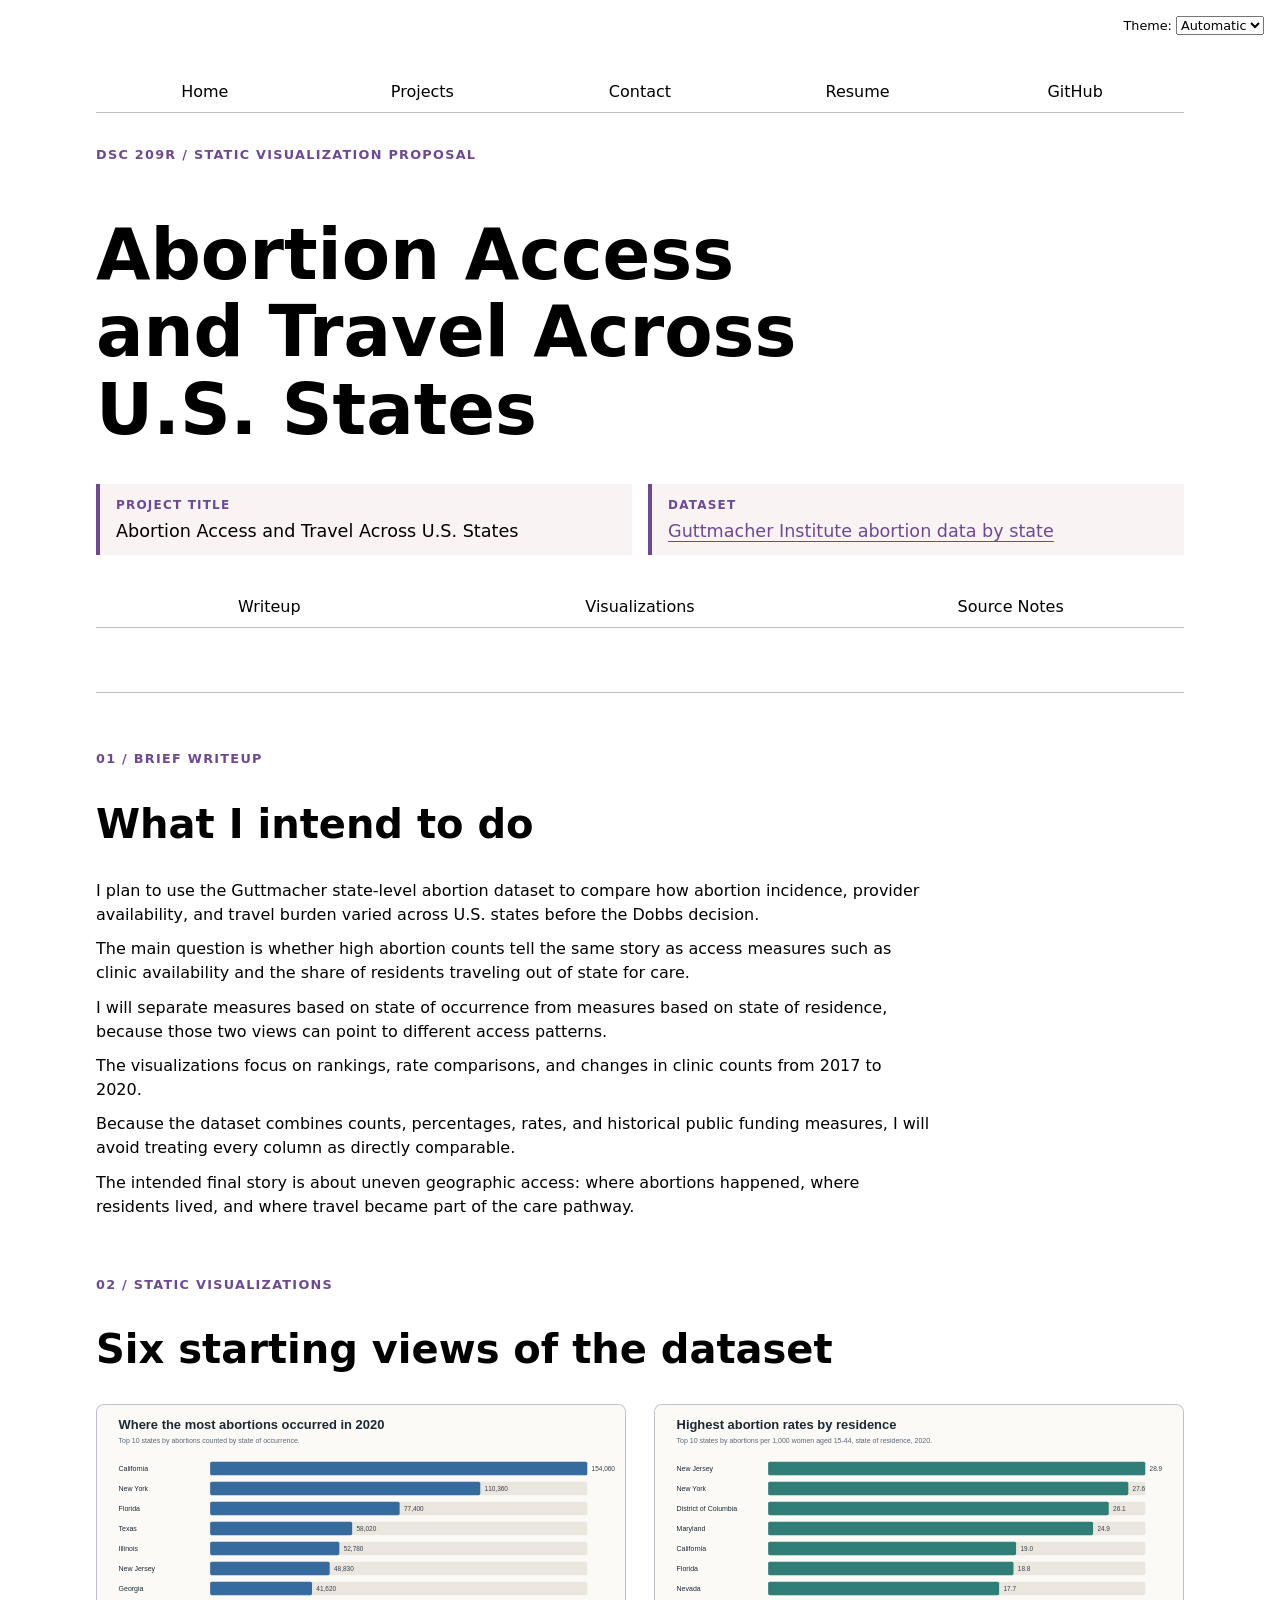
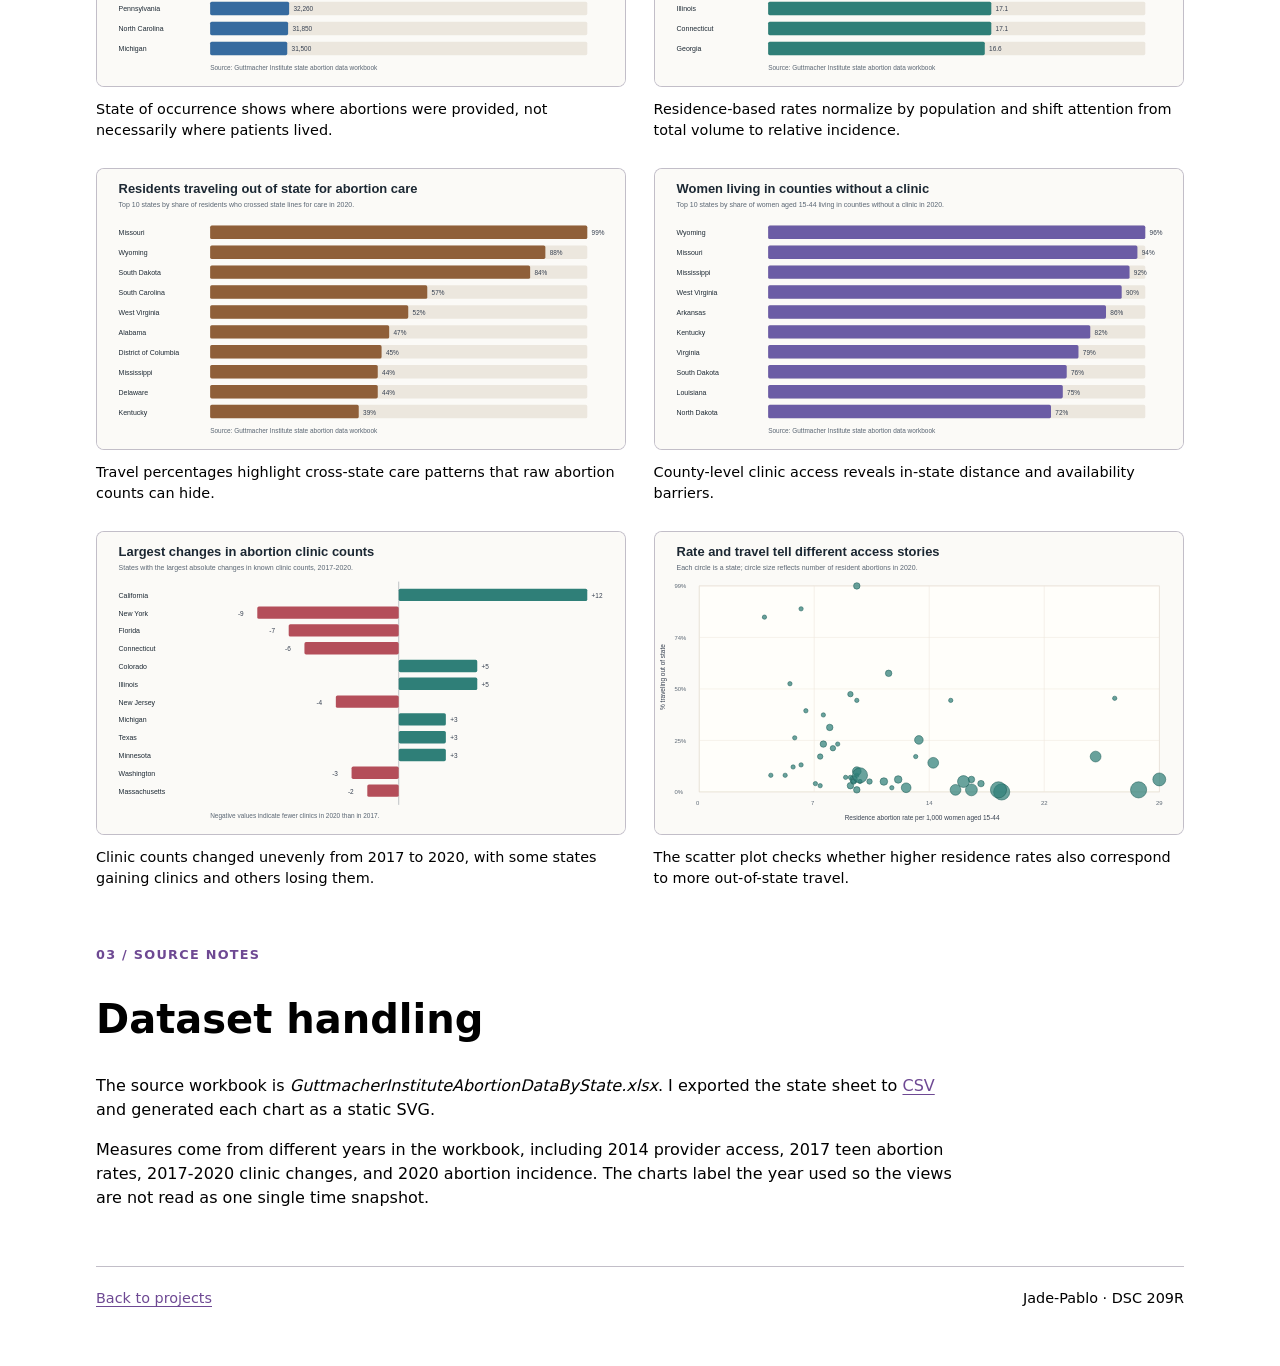
<file: projects/project-4/index.html>
<!DOCTYPE html>
<html lang="en">
<head>
  <meta charset="UTF-8">
  <meta name="viewport" content="width=device-width, initial-scale=1.0">
  <meta name="description" content="Static visualizations using Guttmacher Institute abortion data by U.S. state.">
  <title>Abortion Access and Travel Across U.S. States | Jade-Pablo</title>
  <link rel="stylesheet" href="../../style.css">
  <link rel="stylesheet" href="report.css">
  <script type="module" src="../../global.js"></script>
</head>
<body>
<main id="main">
  <header class="report-header">
    <p class="eyebrow">DSC 209R / Static visualization proposal</p>
    <h1>Abortion Access and Travel Across U.S. States</h1>
    <dl class="project-meta">
      <div>
        <dt>Project Title</dt>
        <dd>Abortion Access and Travel Across U.S. States</dd>
      </div>
      <div>
        <dt>Dataset</dt>
        <dd><a href="guttmacher-state-abortion-data.csv">Guttmacher Institute abortion data by state</a></dd>
      </div>
    </dl>
    <nav class="contents" aria-label="Report sections">
      <a href="#writeup">Writeup</a>
      <a href="#visualizations">Visualizations</a>
      <a href="#source">Source Notes</a>
    </nav>
  </header>

  <section id="writeup" aria-labelledby="writeup-title">
    <p class="eyebrow">01 / Brief writeup</p>
    <h2 id="writeup-title">What I intend to do</h2>
    <div class="writeup">
      <p>I plan to use the Guttmacher state-level abortion dataset to compare how abortion incidence, provider availability, and travel burden varied across U.S. states before the Dobbs decision.</p>
      <p>The main question is whether high abortion counts tell the same story as access measures such as clinic availability and the share of residents traveling out of state for care.</p>
      <p>I will separate measures based on state of occurrence from measures based on state of residence, because those two views can point to different access patterns.</p>
      <p>The visualizations focus on rankings, rate comparisons, and changes in clinic counts from 2017 to 2020.</p>
      <p>Because the dataset combines counts, percentages, rates, and historical public funding measures, I will avoid treating every column as directly comparable.</p>
      <p>The intended final story is about uneven geographic access: where abortions happened, where residents lived, and where travel became part of the care pathway.</p>
    </div>
  </section>

  <section id="visualizations" aria-labelledby="visualizations-title">
    <p class="eyebrow">02 / Static visualizations</p>
    <h2 id="visualizations-title">Six starting views of the dataset</h2>
    <div class="viz-grid">
      <figure>
        <a href="chart-abortions-occurrence.svg"><img src="chart-abortions-occurrence.svg" alt="Horizontal bar chart showing California, New York, Florida, Illinois, and other states with the highest abortion counts by state of occurrence in 2020."></a>
        <figcaption>State of occurrence shows where abortions were provided, not necessarily where patients lived.</figcaption>
      </figure>
      <figure>
        <a href="chart-residence-rate.svg"><img src="chart-residence-rate.svg" alt="Horizontal bar chart showing states with the highest abortion rate per 1,000 women aged 15 to 44 by state of residence in 2020."></a>
        <figcaption>Residence-based rates normalize by population and shift attention from total volume to relative incidence.</figcaption>
      </figure>
      <figure>
        <a href="chart-out-of-state-travel.svg"><img src="chart-out-of-state-travel.svg" alt="Horizontal bar chart showing states where the highest share of residents traveled out of state for abortion care in 2020."></a>
        <figcaption>Travel percentages highlight cross-state care patterns that raw abortion counts can hide.</figcaption>
      </figure>
      <figure>
        <a href="chart-without-clinic.svg"><img src="chart-without-clinic.svg" alt="Horizontal bar chart showing states with the largest share of women aged 15 to 44 living in counties without an abortion clinic in 2020."></a>
        <figcaption>County-level clinic access reveals in-state distance and availability barriers.</figcaption>
      </figure>
      <figure>
        <a href="chart-clinic-change.svg"><img src="chart-clinic-change.svg" alt="Diverging bar chart showing states with the largest gains and losses in abortion clinic counts from 2017 to 2020."></a>
        <figcaption>Clinic counts changed unevenly from 2017 to 2020, with some states gaining clinics and others losing them.</figcaption>
      </figure>
      <figure>
        <a href="chart-rate-vs-travel.svg"><img src="chart-rate-vs-travel.svg" alt="Scatter plot comparing abortion rate by residence with the share of residents traveling out of state for abortion care."></a>
        <figcaption>The scatter plot checks whether higher residence rates also correspond to more out-of-state travel.</figcaption>
      </figure>
    </div>
  </section>

  <section id="source" class="method" aria-labelledby="source-title">
    <p class="eyebrow">03 / Source notes</p>
    <h2 id="source-title">Dataset handling</h2>
    <p>The source workbook is <cite>GuttmacherInstituteAbortionDataByState.xlsx</cite>. I exported the state sheet to <a href="guttmacher-state-abortion-data.csv">CSV</a> and generated each chart as a static SVG.</p>
    <p>Measures come from different years in the workbook, including 2014 provider access, 2017 teen abortion rates, 2017-2020 clinic changes, and 2020 abortion incidence. The charts label the year used so the views are not read as one single time snapshot.</p>
  </section>
</main>
<footer><a href="../">Back to projects</a><span>Jade-Pablo · DSC 209R</span></footer>
</body>
</html>
</file>
<file: style.css>
:root {
  color-scheme: light dark;
  --color-accent: light-dark(oklch(48% 0.12 305), oklch(78% 0.12 305));
  --color-border: oklch(50% 10% 305 / 40%);
  accent-color: var(--color-accent);
  color: CanvasText;
  background: Canvas;
}
* { box-sizing: border-box; }
body {
  font: 100%/1.5 system-ui, sans-serif;
  max-width: 100ch;
  margin-inline: auto;
  padding: 4em 1em 3em;
  overflow-wrap: break-word;
}
img { max-width: 100%; height: auto; }
a { color: var(--color-accent); text-underline-offset: 0.2em; }
h1, h2, h3, h4, h5, h6 { line-height: 1.1; text-wrap: balance; }
h1 { font-size: clamp(2.5rem, 8vw, 4rem); margin-block: 0.75em 0.5em; }

/* Equal-width navigation links */
nav {
  display: flex;
  flex-wrap: wrap;
  margin-bottom: 2em;
  border-bottom: 1px solid var(--color-border);
}
nav a {
  flex: 1;
  padding: 0.5em;
  color: inherit;
  text-align: center;
  text-decoration: none;
}
nav a.current {
  border-bottom: 0.4em solid var(--color-border);
  padding-bottom: 0.1em;
}
nav a:hover {
  border-bottom: 0.4em solid var(--color-accent);
  padding-bottom: 0.1em;
  background: color-mix(in oklch, var(--color-accent), Canvas 85%);
}
:focus-visible { outline: 2px solid var(--color-accent); outline-offset: 3px; }

/* Labels share the form columns through subgrid */
input, textarea, button, select { font: inherit; }
.color-scheme {
  position: absolute;
  top: 1rem;
  right: 1rem;
  font-size: 80%;
}
form {
  display: grid;
  grid-template-columns: auto minmax(0, 1fr);
  gap: 1em;
}
form label {
  display: grid;
  grid-template-columns: subgrid;
  grid-column: 1 / -1;
  align-items: baseline;
}
input, textarea {
  min-width: 0;
  width: 100%;
  padding: 0.6em;
  border: 1px solid var(--color-border);
  border-radius: 0.25em;
  background: Canvas;
  color: inherit;
}
textarea { resize: vertical; }
form button {
  grid-column: 1 / -1;
  padding: 0.65em 1em;
  border: 0;
  border-radius: 0.25em;
  background: oklch(48% 0.12 305);
  color: white;
  cursor: pointer;
}
form button:hover { background: oklch(40% 0.1 305); }

/* Project headings, images, and descriptions align across cards */
.projects {
  display: grid;
  grid-template-columns: repeat(auto-fill, minmax(min(15em, 100%), 1fr));
  gap: 1em;
}
.projects article {
  display: grid;
  grid-template-rows: subgrid;
  grid-row: span 3;
  gap: 1em;
  padding-bottom: 1em;
}
.projects h2, .projects p { margin: 0; }
.projects h3 { margin: 0; }
.projects img {
  width: 100%;
  aspect-ratio: 3 / 2;
  object-fit: cover;
  border-radius: 0.25em;
  background: color-mix(in oklch, var(--color-accent), Canvas 90%);
}
.project-details {
  display: grid;
  gap: 0.35em;
}
.project-year {
  color: color-mix(in oklch, CanvasText, Canvas 35%);
  font-family: Baskerville, Georgia, serif;
  font-size: 0.9em;
  font-variant-numeric: oldstyle-nums;
}
#projects-pie-plot {
  max-width: 20em;
  margin-block: 2em;
  overflow: visible;
}
#projects-pie-plot path {
  cursor: pointer;
  transition: 300ms;
}
#projects-pie-plot:has(path:hover) path:not(:hover) {
  opacity: 0.5;
}
.chart-container {
  display: flex;
  align-items: center;
  gap: 2em;
  margin-block: 1em 2em;
}
.legend {
  flex: 1;
  display: grid;
  grid-template-columns: repeat(auto-fill, minmax(9em, 1fr));
  gap: 0.75em 1em;
  margin: 0;
  padding: 1em;
  border: 1px solid var(--color-border);
  border-radius: 0.25em;
  list-style: none;
}
.legend-item {
  display: flex;
  align-items: center;
  gap: 0.5em;
  cursor: pointer;
}
.swatch {
  display: inline-block;
  width: 1em;
  aspect-ratio: 1 / 1;
  flex: 0 0 auto;
  border-radius: 0.2em;
  background: var(--color);
}
.selected {
  --color: oklch(60% 45% 0) !important;
}
.selected:is(path) {
  fill: var(--color);
}
.searchBar {
  margin-block: 0 2em;
}
#profile-stats dl {
  display: grid;
  grid-template-columns: repeat(4, minmax(0, 1fr));
  gap: 0.5em 1em;
  padding: 1em;
  border: 1px solid var(--color-border);
  border-radius: 0.25em;
}
#profile-stats dt {
  grid-row: 1;
  color: color-mix(in oklch, CanvasText, Canvas 30%);
  font-size: 0.9em;
}
#profile-stats dd {
  grid-row: 2;
  margin: 0;
  font-size: 1.75em;
  font-weight: 700;
}

/* Resume hierarchy and spacing */
.resume header { padding-bottom: 1em; border-bottom: 3px solid var(--color-accent); }
.resume section { margin-block: 2em; }
.resume h2 {
  color: var(--color-accent);
  font-size: 1.5em;
  padding-bottom: 0.4em;
  border-bottom: 1px solid var(--color-border);
}
.resume article { margin-block: 1.5em; }
.resume h3 { font-size: 1.1em; line-height: 1.35; margin-bottom: 0.4em; }
.resume p { margin-block: 0.5em; }
.resume ul { padding-left: 1.25em; }
.resume li + li { margin-top: 0.4em; }
.resume time { color: color-mix(in oklch, CanvasText, Canvas 25%); font-size: 0.9em; font-weight: normal; }

@media (max-width: 35em) {
  nav a { flex-basis: 30%; }
  form { grid-template-columns: minmax(0, 1fr); }
  form label { gap: 0.35em; }
  .chart-container { flex-direction: column; align-items: stretch; }
  #projects-pie-plot { align-self: center; }
  #profile-stats dl { grid-template-columns: repeat(2, minmax(0, 1fr)); }
  #profile-stats dt, #profile-stats dd { grid-row: auto; }
}
</file>
<file: projects/project-2/report.css>
﻿body { max-width: 1100px; }
.report-header { padding-bottom: 2rem; border-bottom: 1px solid var(--color-border); }
.eyebrow { color: var(--color-accent); text-transform: uppercase; letter-spacing: .1em; font-size: .8rem; font-weight: 700; }
h1 { max-width: 20ch; font-size: clamp(2.6rem, 6vw, 4.5rem); }
h2 { font-size: clamp(1.7rem, 4vw, 2.5rem); }
h3 { margin-top: 2rem; font-size: 1.25rem; }
.proposition { border-left: 4px solid var(--color-accent); padding: .7rem 1.2rem; font-size: 1.3rem; background: color-mix(in oklch, Canvas, var(--color-accent) 6%); }
.proposition strong { text-transform: uppercase; font-size: .75rem; letter-spacing: .1em; }
.intro { font-size: 1.15rem; max-width: 65ch; }
.contents { display: flex; flex-wrap: wrap; gap: .7rem 1.5rem; margin-top: 2rem; }
section { margin-block: 3.5rem; scroll-margin-top: 1.5rem; }
section > p, .reflection p, .method p { max-width: 85ch; }
figure { margin: 1.7rem 0; }
figure img { display: block; width: 100%; background: white; border: 1px solid var(--color-border); border-radius: .5rem; }
figcaption { margin-top: .8rem; font-size: .9rem; max-width: 90ch; }
.scale { font-size: .85rem; color: var(--color-accent); }
.decisions { padding-left: 1.3rem; max-width: 90ch; }
.decisions li { margin-block: 1.5rem; padding-left: .4rem; }
.decisions p { margin: .4rem 0 0; }
.score { display: inline-block; margin-left: .4rem; padding: .05rem .5rem; border-radius: 1rem; color: var(--color-accent); background: color-mix(in oklch, Canvas, var(--color-accent) 10%); font-weight: 700; font-size: .9rem; }
.table-scroll { overflow-x: auto; }
table { width: 100%; border-collapse: collapse; text-align: left; margin-block: 1rem; }
caption { text-align: left; font-weight: 600; margin-bottom: .6rem; }
th, td { padding: .7rem; border-bottom: 1px solid var(--color-border); }
summary { cursor: pointer; font-weight: 600; }
details { padding: 1rem; border: 1px solid var(--color-border); border-radius: .4rem; }
footer { border-top: 1px solid var(--color-border); padding-top: 1.3rem; display: flex; justify-content: space-between; flex-wrap: wrap; gap: 1rem; font-size: .9rem; }
@media print { nav, .color-scheme, .contents { display: none; } body { padding: 0; } figure { break-inside: avoid; } }
</file>
<file: projects/project-4/report.css>
body { max-width: 1120px; }
.report-header { padding-bottom: 2rem; border-bottom: 1px solid var(--color-border); }
.eyebrow { color: var(--color-accent); text-transform: uppercase; letter-spacing: .1em; font-size: .8rem; font-weight: 700; }
h1 { max-width: 18ch; font-size: clamp(2.4rem, 5.6vw, 4.4rem); }
h2 { font-size: clamp(1.7rem, 4vw, 2.5rem); }
.project-meta { display: grid; grid-template-columns: repeat(2, minmax(0, 1fr)); gap: 1rem; margin-block: 1.5rem; }
.project-meta div { border-left: 4px solid var(--color-accent); padding: .7rem 1rem; background: color-mix(in oklch, Canvas, var(--color-accent) 6%); }
.project-meta dt { text-transform: uppercase; font-size: .75rem; letter-spacing: .1em; color: var(--color-accent); font-weight: 700; }
.project-meta dd { margin: .25rem 0 0; font-size: 1.1rem; }
.contents { display: flex; flex-wrap: wrap; gap: .7rem 1.5rem; margin-top: 2rem; }
section { margin-block: 3.5rem; scroll-margin-top: 1.5rem; }
.writeup { max-width: 82ch; }
.writeup p { margin-block: .65rem; }
.viz-grid { display: grid; grid-template-columns: repeat(2, minmax(0, 1fr)); gap: 1.7rem; }
figure { margin: 0; }
figure img { display: block; width: 100%; height: auto; background: white; border: 1px solid var(--color-border); border-radius: .5rem; }
figcaption { margin-top: .75rem; font-size: .9rem; line-height: 1.45; }
.method p { max-width: 85ch; }
footer { border-top: 1px solid var(--color-border); padding-top: 1.3rem; display: flex; justify-content: space-between; flex-wrap: wrap; gap: 1rem; font-size: .9rem; }
@media (max-width: 780px) {
  .project-meta, .viz-grid { grid-template-columns: 1fr; }
}
@media print {
  nav, .color-scheme, .contents { display: none; }
  body { padding: 0; }
  figure { break-inside: avoid; }
}
</file>
